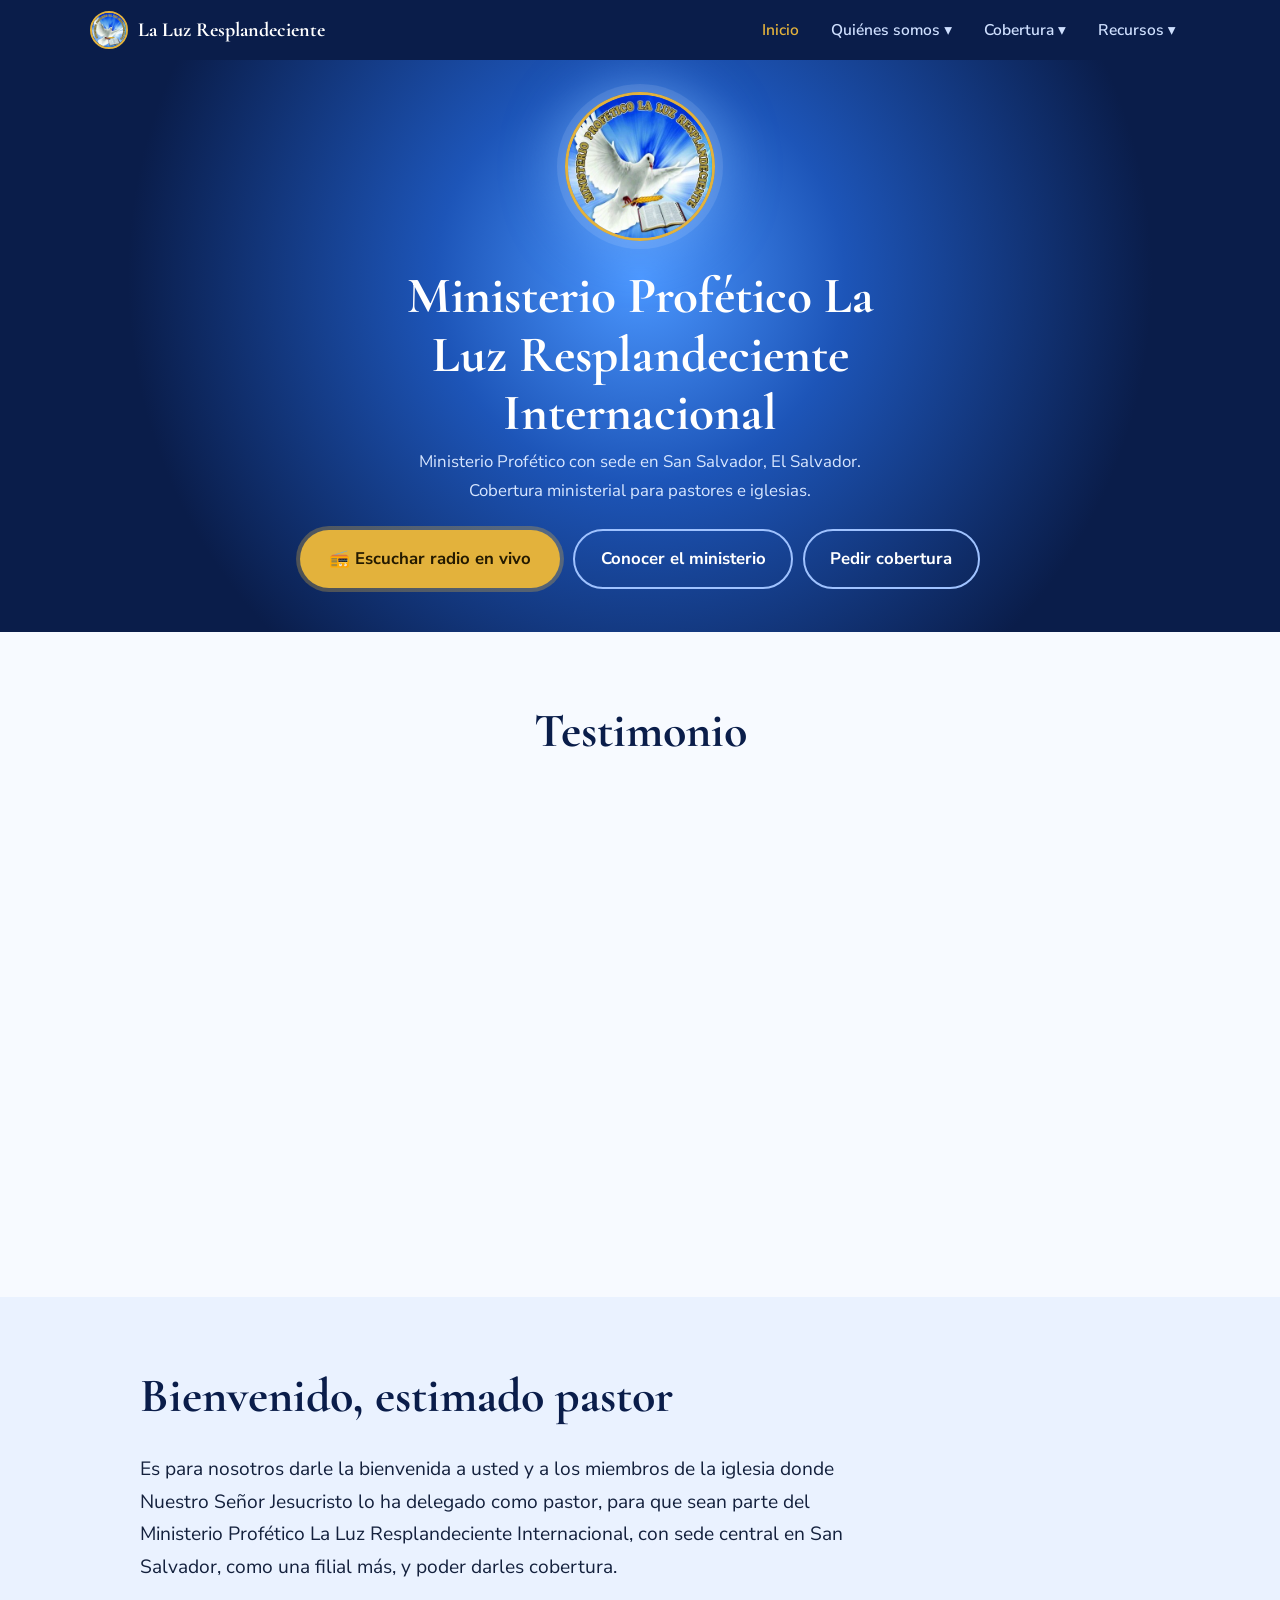
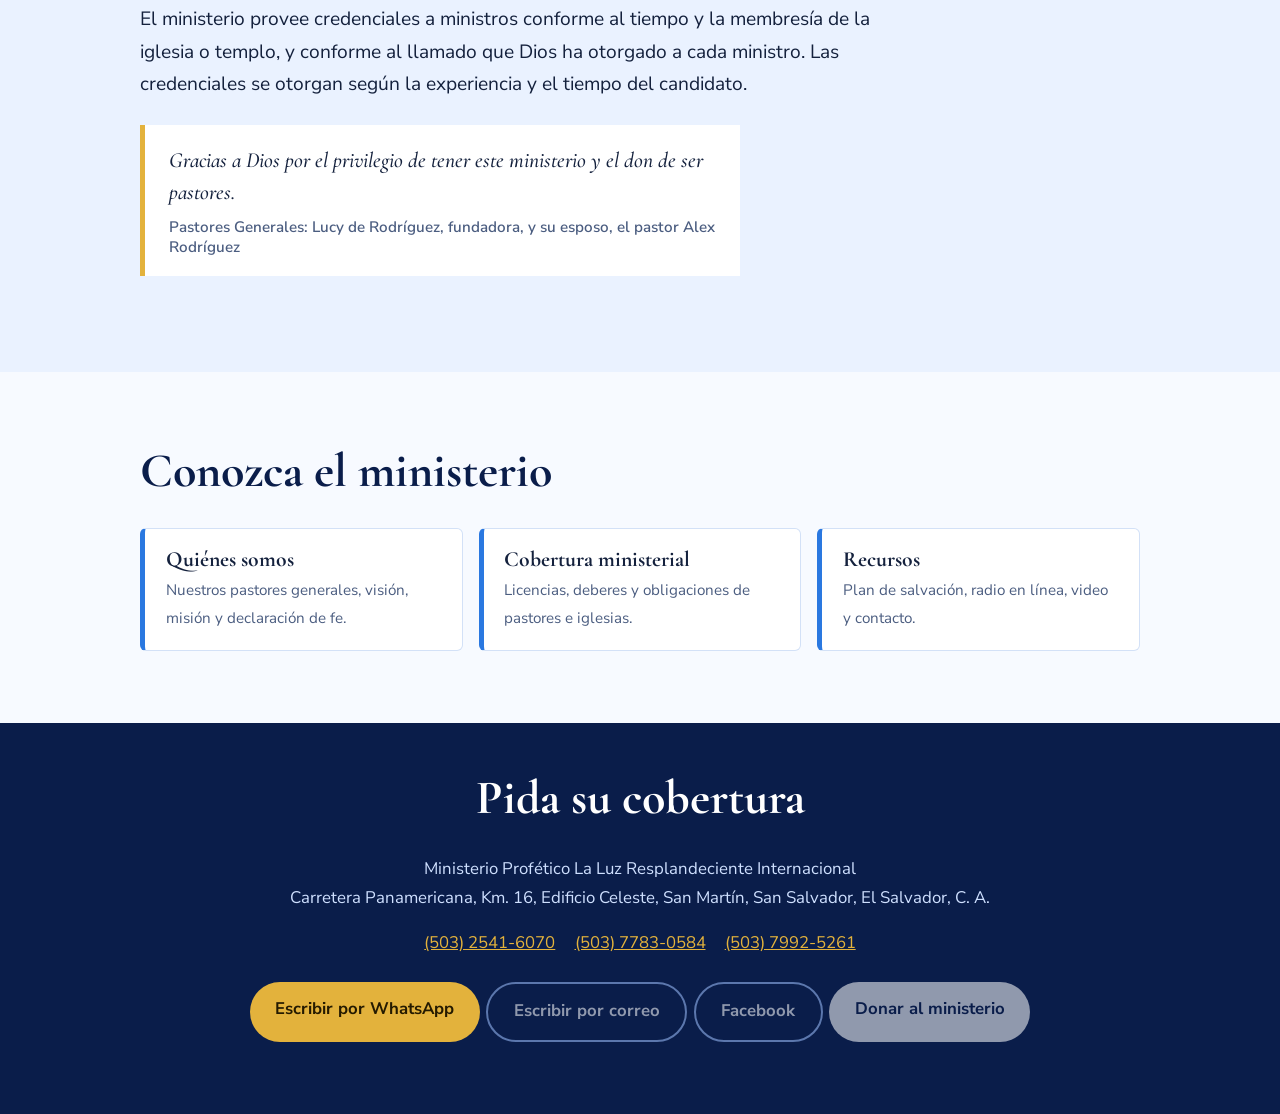
<file: index.html>
<!DOCTYPE html>
<html lang="es">
<head>
<meta charset="utf-8">
<meta name="viewport" content="width=device-width, initial-scale=1, viewport-fit=cover">
<title>Ministerio Profético La Luz Resplandeciente Internacional</title>
<link rel="stylesheet" href="https://fonts.googleapis.com/css2?family=Cormorant+Garamond:ital,wght@0,500;0,700;1,500&family=Nunito+Sans:wght@400;600;700&display=swap">
<link rel="stylesheet" href="estilo.css">
</head>
<body data-page="index">
<nav class="top" id="nav"></nav>
<header class="hero">
<img alt="Logotipo del ministerio" data-img="logo"/>
<h1 data-f="titulo"></h1>
<p data-f="subtitulo"></p>
<a class="btn radio" target="_blank" rel="noopener" data-href="multimedia.radio_url">📻 Escuchar radio en vivo</a>
<a class="btn alt" href="pastores.html">Conocer el ministerio</a><a class="btn alt" href="contacto.html">Pedir cobertura</a>
</header>


<main>
<section id="testimonio"><div class="w"><h2>Testimonio</h2><div class="testi" id="testSlot"></div></div></section>
<section id="bienvenida"><div class="w">
<h2 data-f="bienvenida.titulo"></h2>
<template data-list="bienvenida.parrafos"><p class="lead" data-f="."></p></template>
<blockquote><span data-f="bienvenida.cita"></span><cite data-f="bienvenida.cita_autor"></cite></blockquote>
</div></section><section><div class="w"><h2>Conozca el ministerio</h2><div class="grid">
<a class="box card" href="pastores.html"><b>Quiénes somos</b><span>Nuestros pastores generales, visión, misión y declaración de fe.</span></a>
<a class="box card" href="licencias.html"><b>Cobertura ministerial</b><span>Licencias, deberes y obligaciones de pastores e iglesias.</span></a>
<a class="box card" href="salvacion.html"><b>Recursos</b><span>Plan de salvación, radio en línea, video y contacto.</span></a>
</div></div></section>
</main>
<footer id="contacto"></footer>
<script src="app.js"></script>
</body>
</html>
</file>
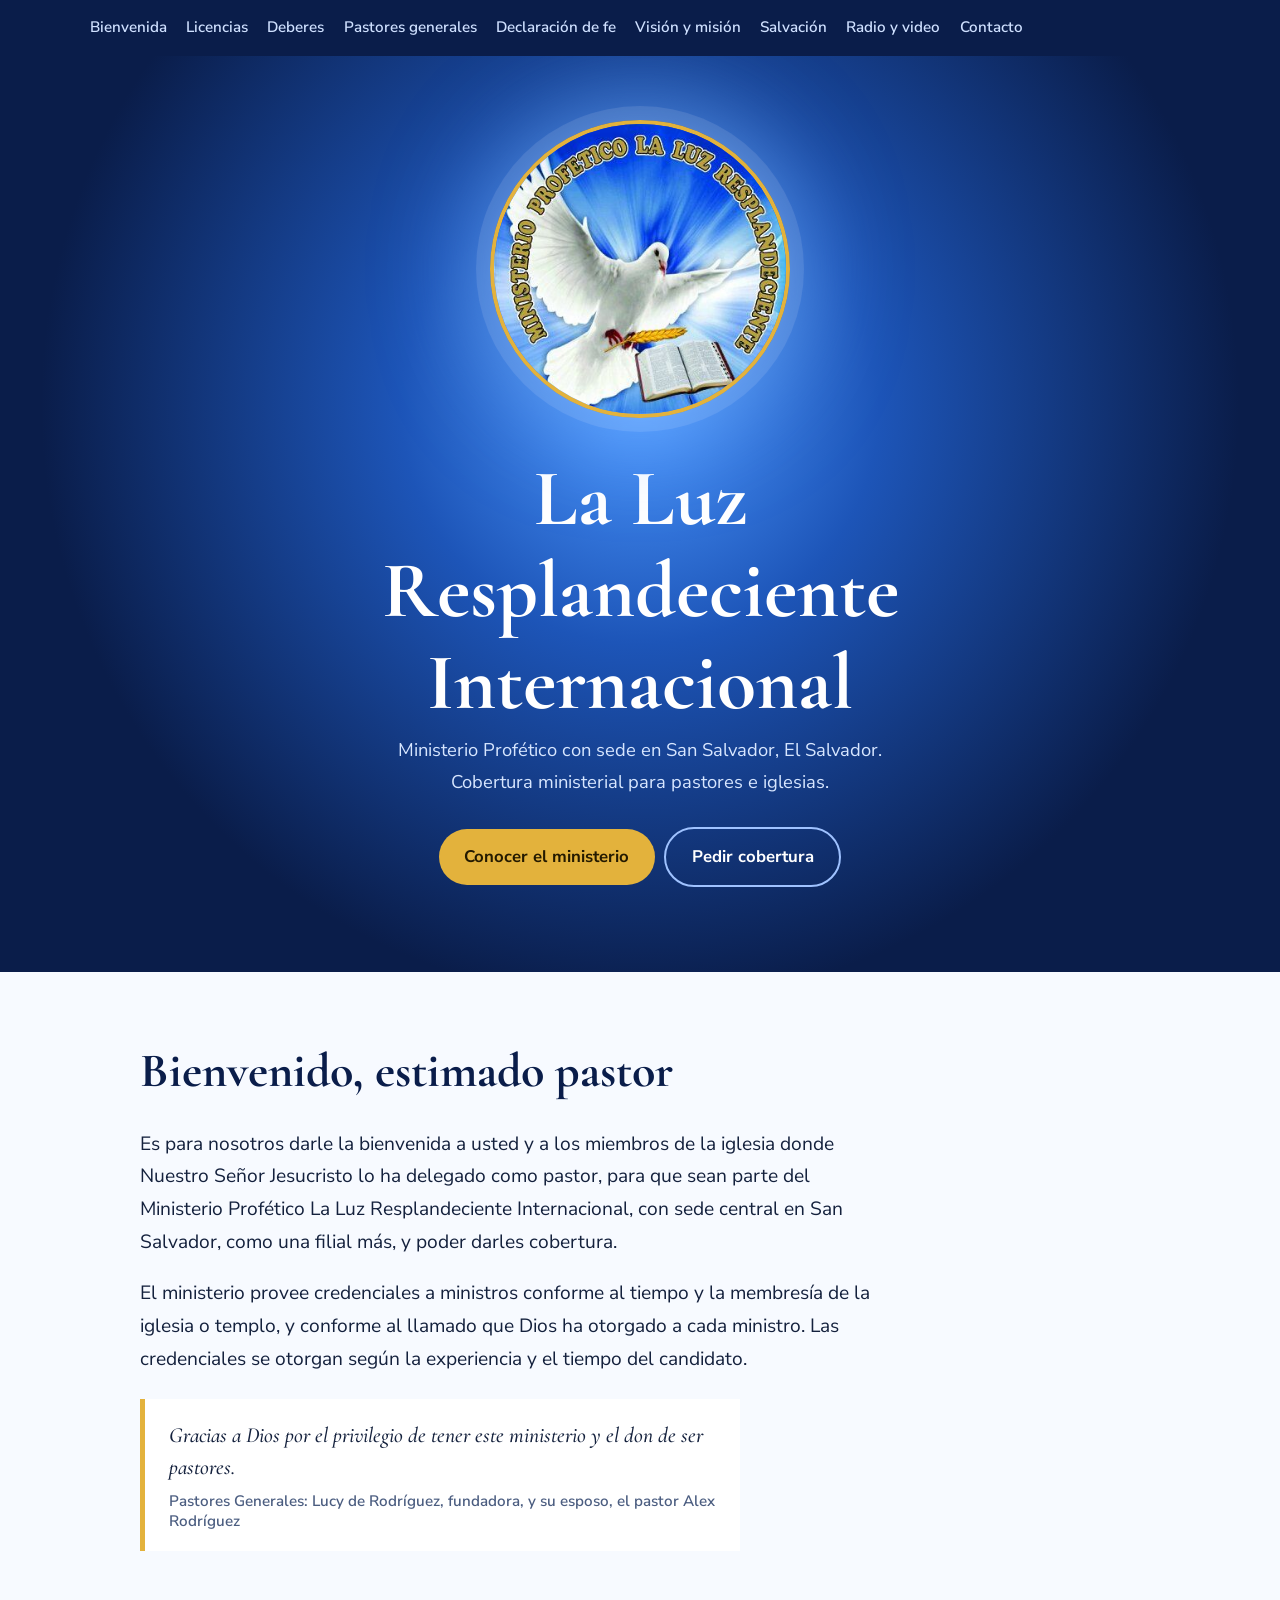
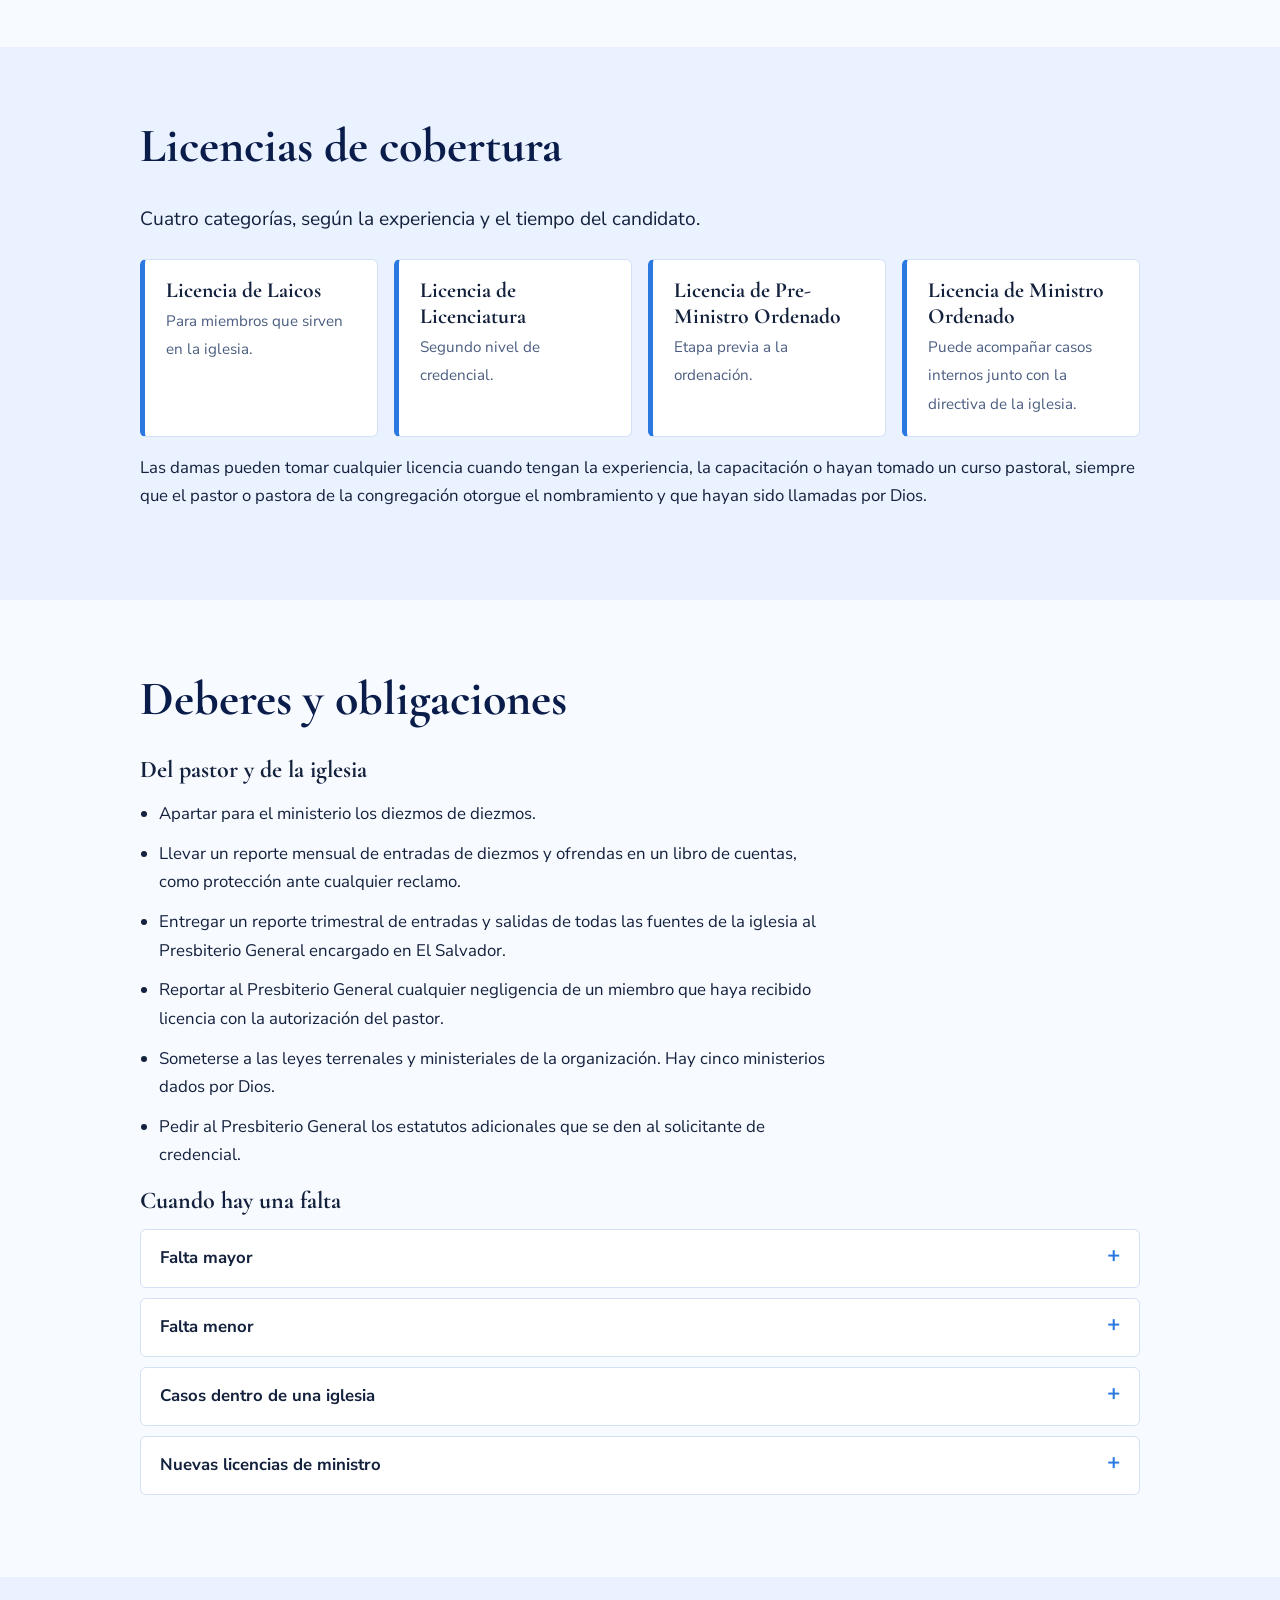
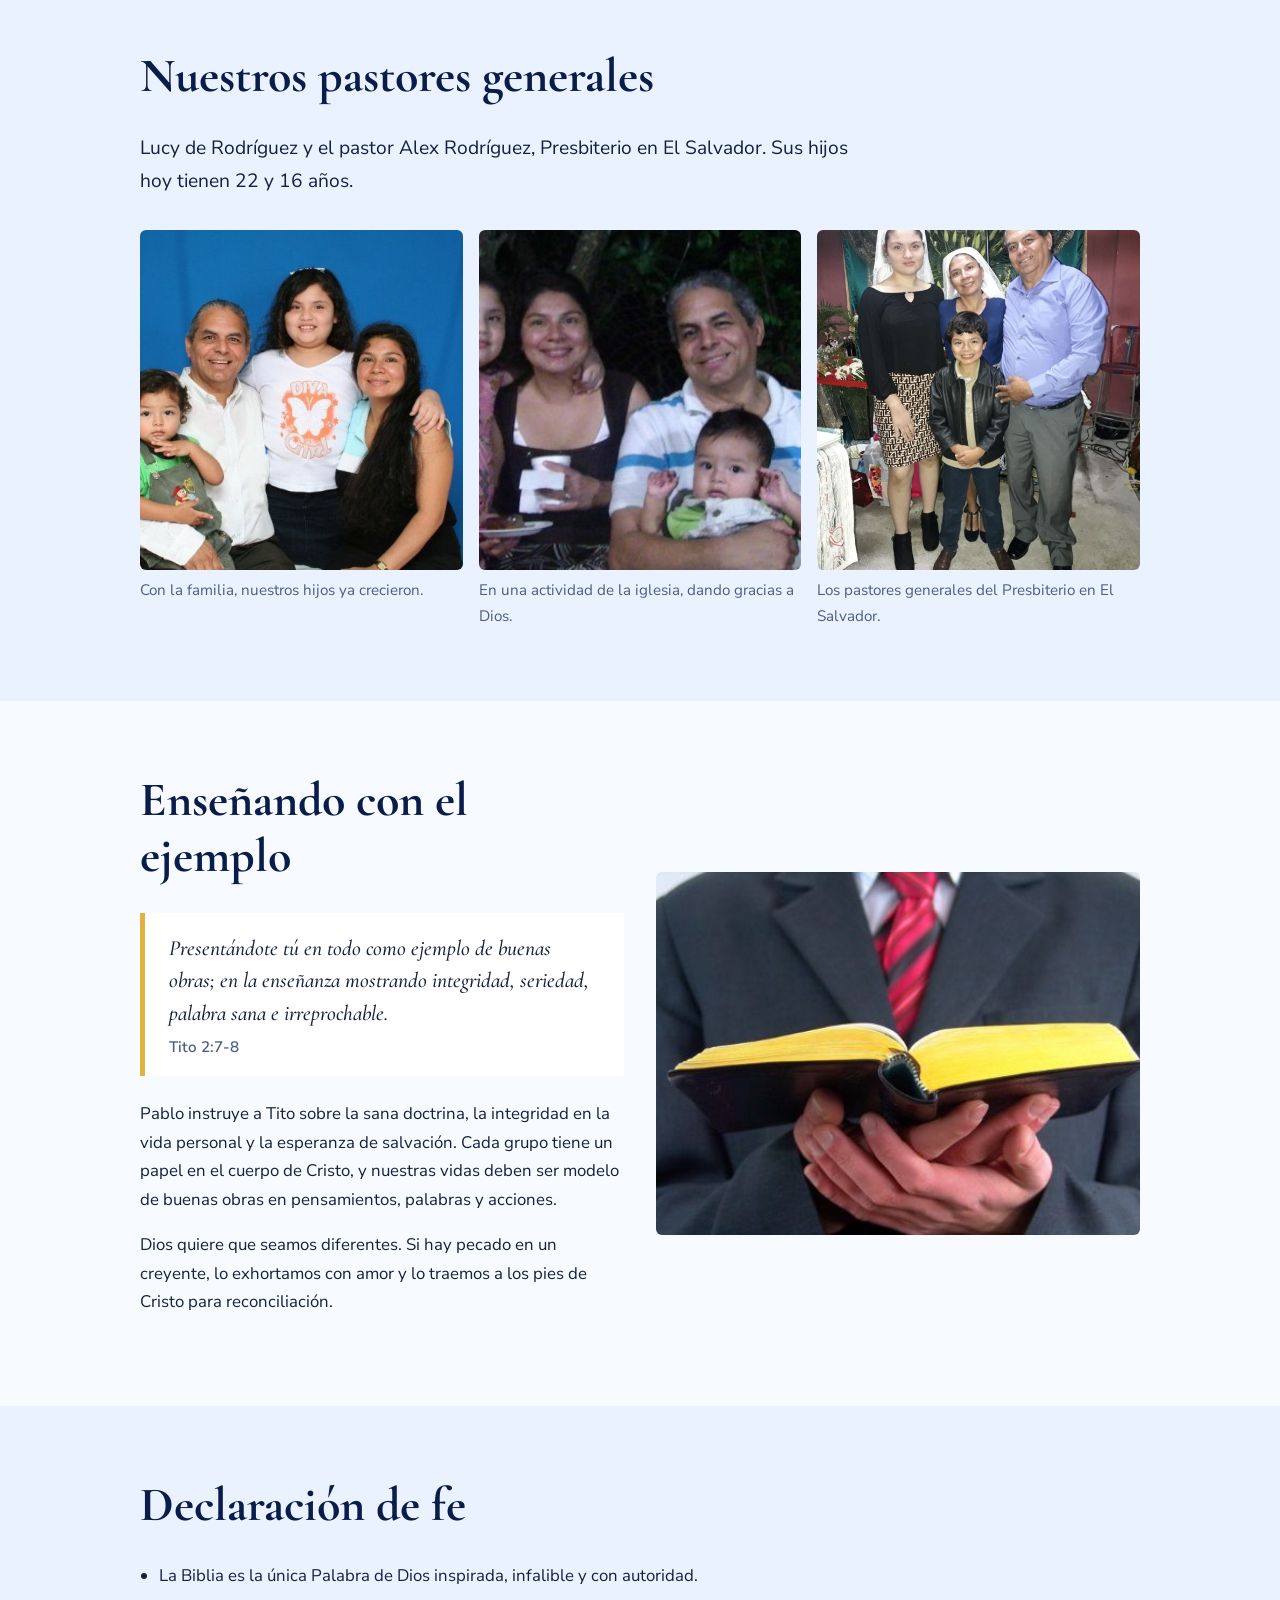
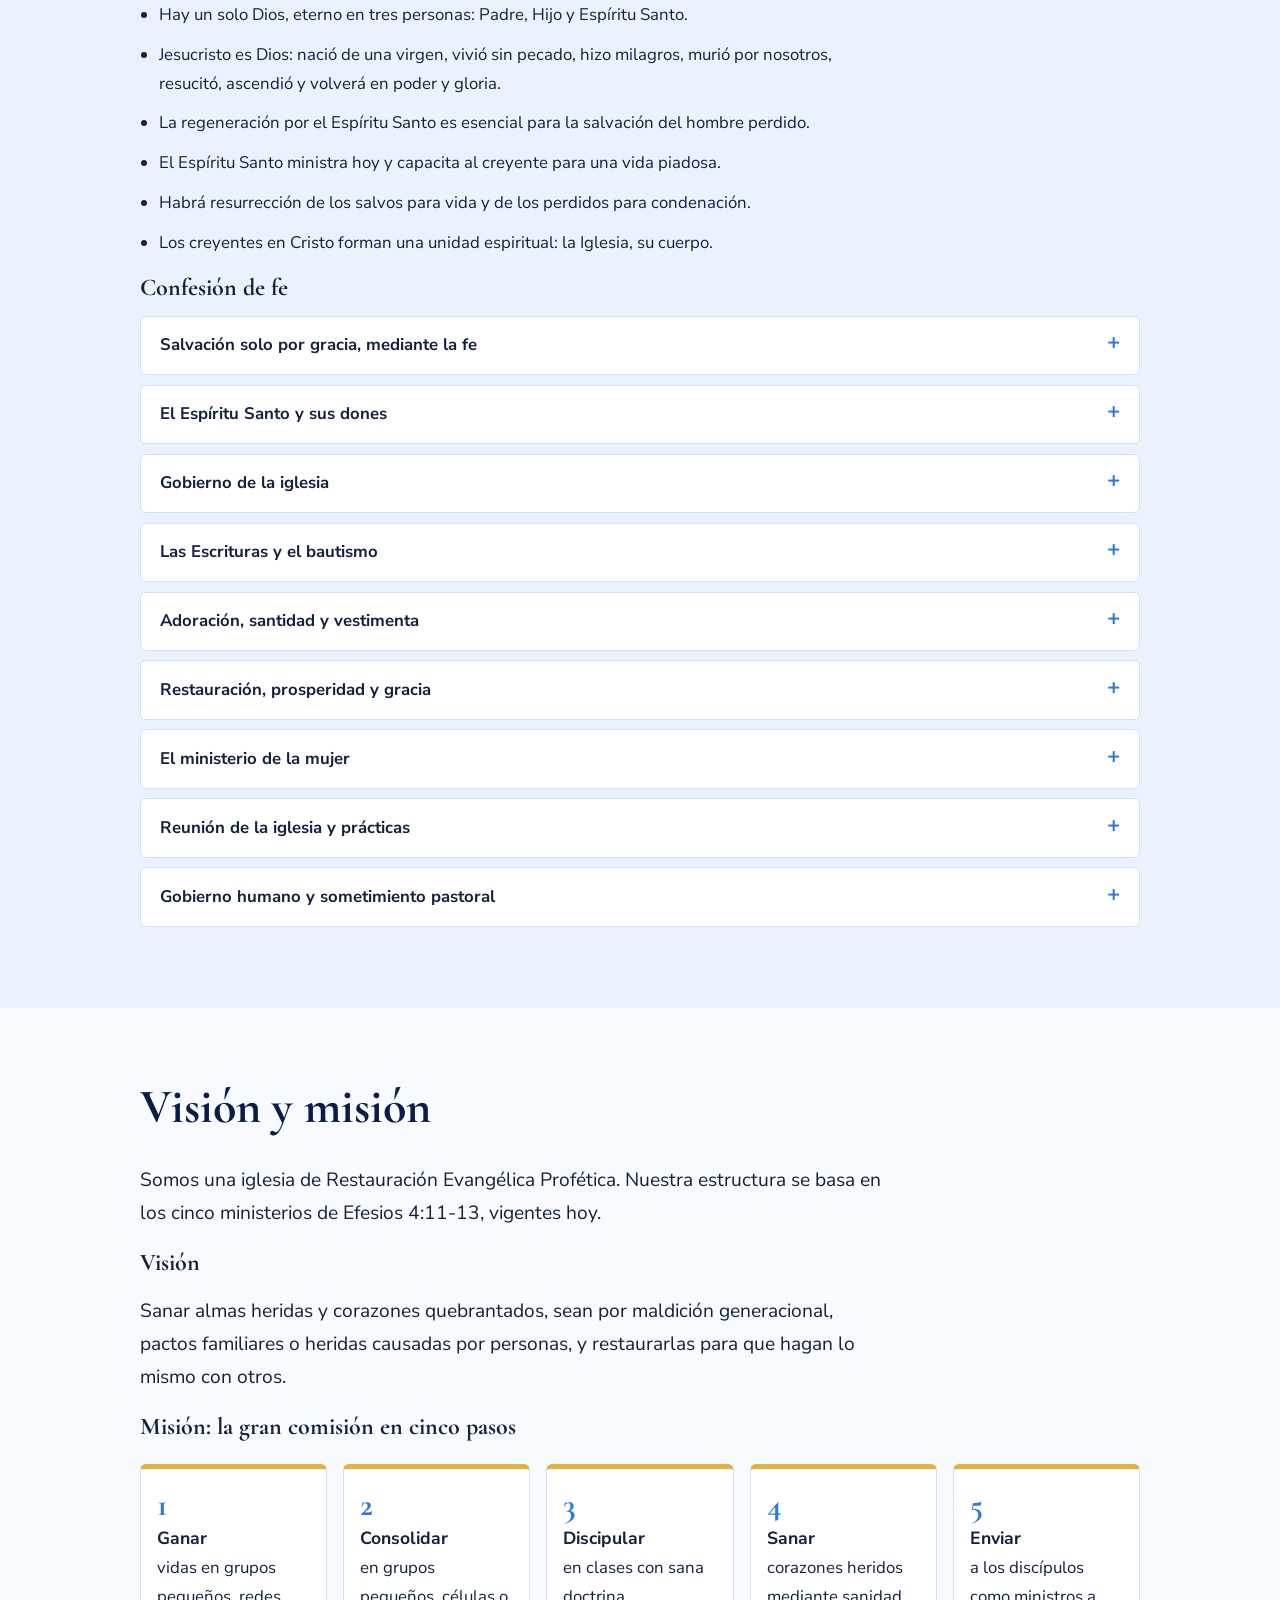
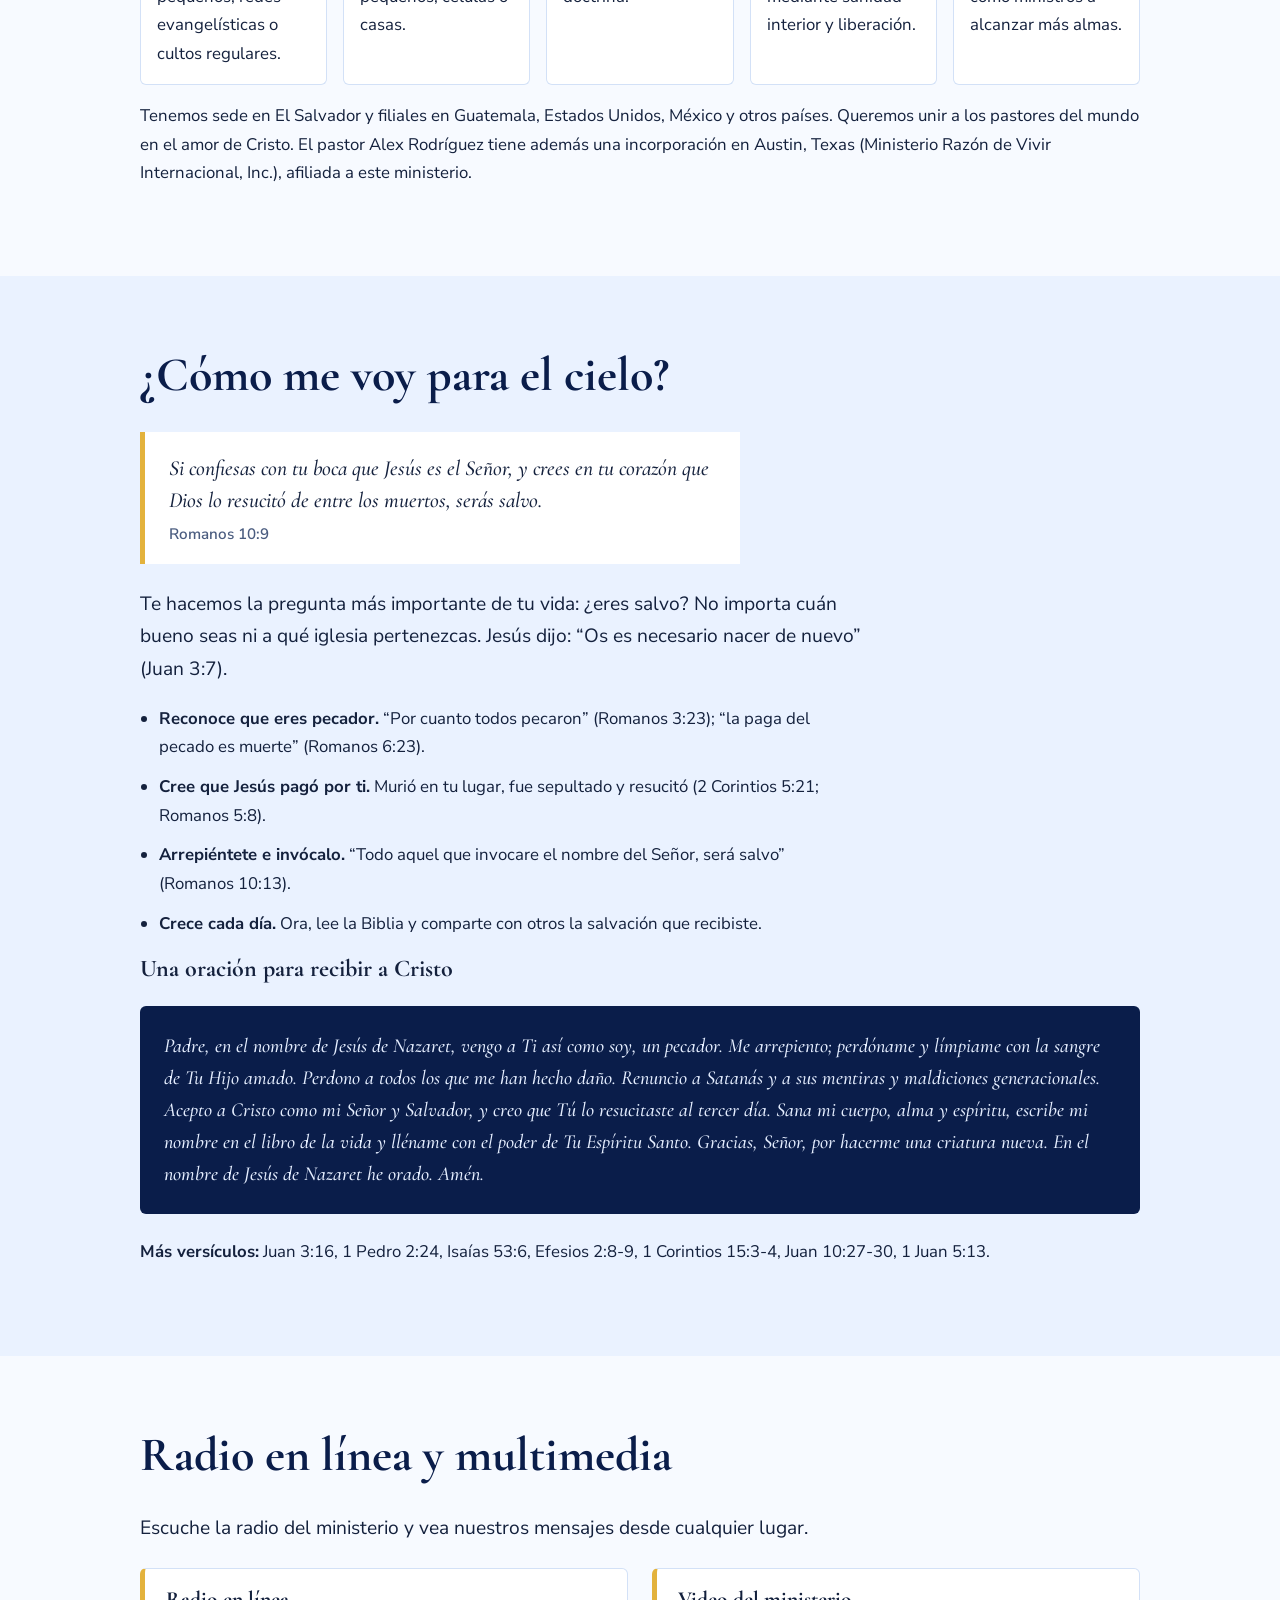
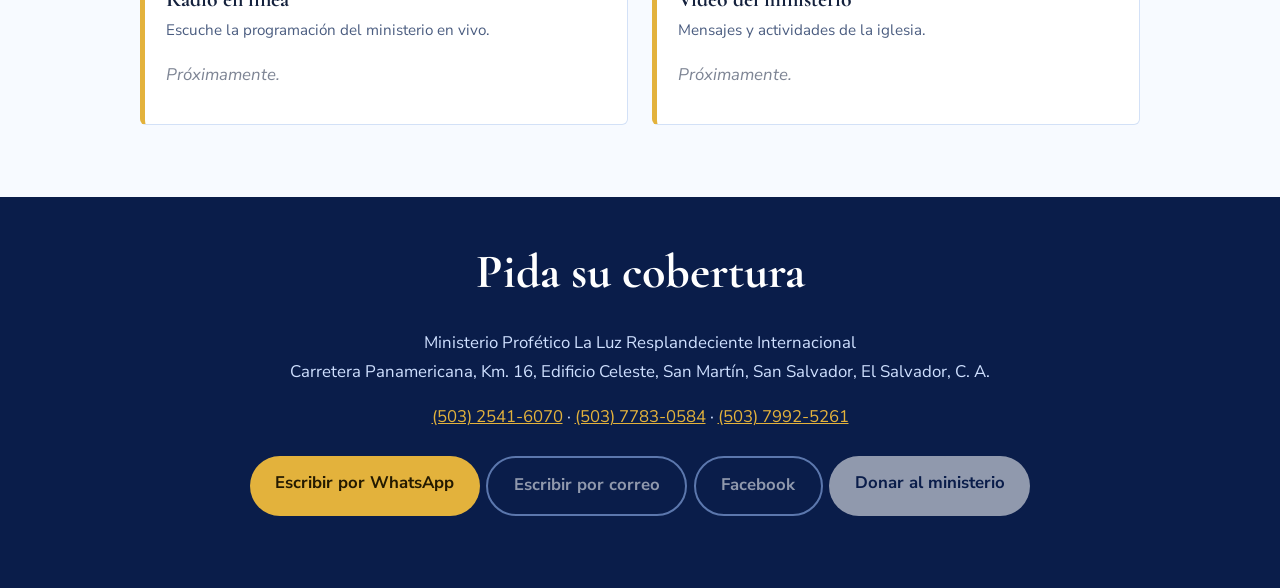
<file: Index.html>
<!DOCTYPE html>
<html lang="es">
<head>
<meta charset="utf-8">
<meta name="viewport" content="width=device-width, initial-scale=1, viewport-fit=cover">
<title>Ministerio Profético La Luz Resplandeciente Internacional</title>
<link rel="stylesheet" href="https://fonts.googleapis.com/css2?family=Cormorant+Garamond:ital,wght@0,500;0,700;1,500&family=Nunito+Sans:wght@400;600;700&display=swap">
<style>
:root{--night:#0a1d4a;--sky:#2a78e0;--mist:#eaf2ff;--gold:#e3b23c;--bg:#f7faff;--ink:#14213d;--card:#fff;--line:#d3e1f7;--mute:#4b5d80;
box-sizing:border-box;padding-top:env(safe-area-inset-top,0px);padding-bottom:env(safe-area-inset-bottom,0px)}
@media (prefers-color-scheme:dark){:root:not([data-theme="light"]){--bg:#0a1430;--ink:#e8efff;--card:#12214a;--line:#25407f;--mute:#a9bbe0;--mist:#10234f}}
:root[data-theme="dark"]{--bg:#0a1430;--ink:#e8efff;--card:#12214a;--line:#25407f;--mute:#a9bbe0;--mist:#10234f}
html{scroll-behavior:smooth;scroll-padding-top:calc(64px + env(safe-area-inset-top,0px))}
*{box-sizing:border-box}
body{margin:0;background:var(--bg);color:var(--ink);font:400 1.05rem/1.7 "Nunito Sans",system-ui,sans-serif}
h1,h2,h3{font-family:"Cormorant Garamond",Georgia,serif;line-height:1.15;margin:0 0 .6em}
h2{font-size:clamp(2rem,5vw,3rem);color:var(--night)}
@media (prefers-color-scheme:dark){:root:not([data-theme="light"]) h2{color:#fff}}
h3{font-size:1.5rem}
a{color:var(--sky)}
:focus-visible{outline:3px solid var(--gold);outline-offset:3px}
nav{position:sticky;top:0;z-index:20;background:var(--night);padding:0 1rem;padding-top:env(safe-area-inset-top,0px)}
nav div{max-width:1100px;margin:auto;display:flex;gap:1.2rem;overflow-x:auto;white-space:nowrap;height:56px;align-items:center}
nav a{color:#cfe0ff;text-decoration:none;font-weight:600;font-size:.95rem}
nav a:hover{color:var(--gold)}
.hero{background:radial-gradient(circle at 50% 38%,#4b97ff 0,#1d55b8 28%,var(--night) 70%);color:#fff;text-align:center;padding:4rem 1.2rem 5rem;overflow:hidden}
.hero img{width:min(300px,68vw);border-radius:50%;border:4px solid var(--gold);box-shadow:0 0 0 14px rgba(255,255,255,.1),0 0 90px 20px rgba(120,180,255,.55);animation:glow 3s ease-out both}
@keyframes glow{from{box-shadow:0 0 0 0 rgba(255,255,255,0),0 0 0 0 rgba(120,180,255,0);opacity:0}to{opacity:1}}
.hero h1{font-size:clamp(2.4rem,8vw,5rem);margin:1.6rem auto .3rem;max-width:15ch}
.hero p{max-width:46ch;margin:0 auto 1.6rem;color:#d7e6ff;font-size:1.15rem}
.btn{display:inline-block;background:var(--gold);color:#241a00;font-weight:700;text-decoration:none;padding:.85rem 1.6rem;border-radius:999px;margin:.3rem}
.btn.alt{background:transparent;color:#fff;border:2px solid #9fc2ff}
section{padding:4.5rem 1.2rem}
section:nth-of-type(even){background:var(--mist)}
.w{max-width:1000px;margin:auto}
.lead{font-size:1.2rem;max-width:62ch}
.grid{display:grid;gap:1rem;grid-template-columns:repeat(auto-fit,minmax(220px,1fr));margin-top:1.5rem}
.box{background:var(--card);border:1px solid var(--line);border-left:5px solid var(--sky);border-radius:6px;padding:1.1rem 1.3rem}
.box b{display:block;font:700 1.35rem/1.2 "Cormorant Garamond",serif;margin-bottom:.2rem}
.box span{color:var(--mute);font-size:.95rem}
ul.t{padding-left:1.2rem}ul.t li{margin:.7rem 0;max-width:68ch}
.fam{display:grid;gap:1rem;grid-template-columns:repeat(auto-fit,minmax(240px,1fr));margin-top:2rem}
.fam figure{margin:0}
.fam img{width:100%;height:340px;object-fit:cover;border-radius:6px;display:block}
.fam figcaption{font-size:.95rem;color:var(--mute);padding-top:.5rem}
blockquote{margin:1.5rem 0;padding:1.2rem 1.5rem;border-left:5px solid var(--gold);background:var(--card);font:italic 500 1.35rem/1.5 "Cormorant Garamond",serif;max-width:60ch}
blockquote cite{display:block;font:600 .95rem "Nunito Sans",sans-serif;color:var(--mute);margin-top:.5rem}
details{background:var(--card);border:1px solid var(--line);border-radius:6px;margin:.6rem 0}
summary{cursor:pointer;padding:.9rem 1.2rem;font-weight:700;list-style:none}
summary::-webkit-details-marker{display:none}
summary::after{content:"+";float:right;color:var(--sky);font-size:1.4rem;line-height:1}
details[open] summary::after{content:"–"}
details p{margin:0;padding:0 1.2rem 1.1rem}
.steps{counter-reset:s;display:grid;gap:1rem;grid-template-columns:repeat(auto-fit,minmax(170px,1fr));padding:0;list-style:none;margin-top:1.5rem}
.steps li{counter-increment:s;background:var(--card);border:1px solid var(--line);border-top:5px solid var(--gold);border-radius:6px;padding:1rem}
.steps li::before{content:counter(s);display:block;font:700 2rem "Cormorant Garamond",serif;color:var(--sky)}
.steps b{display:block;font-size:1.1rem}
.split{display:grid;gap:2rem;grid-template-columns:repeat(auto-fit,minmax(300px,1fr));align-items:center}
.split img{width:100%;border-radius:6px;max-height:420px;object-fit:cover}
.pray{background:var(--night);color:#e5eeff;padding:1.5rem;border-radius:6px;font:italic 500 1.25rem/1.6 "Cormorant Garamond",serif;margin-top:1.5rem}
footer{background:var(--night);color:#cfe0ff;text-align:center;padding:3rem 1.2rem}
footer a{color:var(--gold)}
.media{display:grid;gap:1.5rem;grid-template-columns:repeat(auto-fit,minmax(300px,1fr));margin-top:1.5rem}
.media .box{border-left-color:var(--gold)}
.media audio,.media video{width:100%;margin-top:.8rem;border-radius:6px;background:#000}
.off{opacity:.55;pointer-events:none}
.cta{display:flex;flex-wrap:wrap;justify-content:center;gap:.4rem;margin:1.5rem 0}
.cta .btn{margin:0}
.cta .btn.alt{color:#fff}
.don{background:#fff;color:var(--night)}
@media (prefers-reduced-motion:reduce){*{animation:none!important;scroll-behavior:auto!important}}
</style>
</head>
<body>
<nav><div>
<a href="#bienvenida">Bienvenida</a><a href="#licencias">Licencias</a><a href="#deberes">Deberes</a><a href="#pastores">Pastores generales</a><a href="#fe">Declaración de fe</a><a href="#vision">Visión y misión</a><a href="#salvacion">Salvación</a><a href="#multimedia">Radio y video</a><a href="#contacto">Contacto</a>
</div></nav>

<header class="hero">
<img src="[data-uri]" alt="Logotipo del Ministerio Profético La Luz Resplandeciente: una paloma sobre una Biblia abierta">
<h1>La Luz Resplandeciente Internacional</h1>
<p>Ministerio Profético con sede en San Salvador, El Salvador. Cobertura ministerial para pastores e iglesias.</p>
<a class="btn" href="#bienvenida">Conocer el ministerio</a><a class="btn alt" href="#contacto">Pedir cobertura</a>
</header>

<section id="bienvenida"><div class="w">
<h2>Bienvenido, estimado pastor</h2>
<p class="lead">Es para nosotros darle la bienvenida a usted y a los miembros de la iglesia donde Nuestro Señor Jesucristo lo ha delegado como pastor, para que sean parte del Ministerio Profético La Luz Resplandeciente Internacional, con sede central en San Salvador, como una filial más, y poder darles cobertura.</p>
<p class="lead">El ministerio provee credenciales a ministros conforme al tiempo y la membresía de la iglesia o templo, y conforme al llamado que Dios ha otorgado a cada ministro. Las credenciales se otorgan según la experiencia y el tiempo del candidato.</p>
<blockquote>Gracias a Dios por el privilegio de tener este ministerio y el don de ser pastores.<cite>Pastores Generales: Lucy de Rodríguez, fundadora, y su esposo, el pastor Alex Rodríguez</cite></blockquote>
</div></section>

<section id="licencias"><div class="w">
<h2>Licencias de cobertura</h2>
<p class="lead">Cuatro categorías, según la experiencia y el tiempo del candidato.</p>
<div class="grid">
<div class="box"><b>Licencia de Laicos</b><span>Para miembros que sirven en la iglesia.</span></div>
<div class="box"><b>Licencia de Licenciatura</b><span>Segundo nivel de credencial.</span></div>
<div class="box"><b>Licencia de Pre-Ministro Ordenado</b><span>Etapa previa a la ordenación.</span></div>
<div class="box"><b>Licencia de Ministro Ordenado</b><span>Puede acompañar casos internos junto con la directiva de la iglesia.</span></div>
</div>
<p>Las damas pueden tomar cualquier licencia cuando tengan la experiencia, la capacitación o hayan tomado un curso pastoral, siempre que el pastor o pastora de la congregación otorgue el nombramiento y que hayan sido llamadas por Dios.</p>
</div></section>

<section id="deberes"><div class="w">
<h2>Deberes y obligaciones</h2>
<h3>Del pastor y de la iglesia</h3>
<ul class="t">
<li>Apartar para el ministerio los diezmos de diezmos.</li>
<li>Llevar un reporte mensual de entradas de diezmos y ofrendas en un libro de cuentas, como protección ante cualquier reclamo.</li>
<li>Entregar un reporte trimestral de entradas y salidas de todas las fuentes de la iglesia al Presbiterio General encargado en El Salvador.</li>
<li>Reportar al Presbiterio General cualquier negligencia de un miembro que haya recibido licencia con la autorización del pastor.</li>
<li>Someterse a las leyes terrenales y ministeriales de la organización. Hay cinco ministerios dados por Dios.</li>
<li>Pedir al Presbiterio General los estatutos adicionales que se den al solicitante de credencial.</li>
</ul>
<h3>Cuando hay una falta</h3>
<details><summary>Falta mayor</summary><p>Se estudia el caso y se entrega la investigación por escrito al Presbiterio General. Si es de carácter grave, el ministro es expulsado de inmediato y entrega su credencial. En algunos casos se entrega a la justicia civil.</p></details>
<details><summary>Falta menor</summary><p>Se lleva ante el Presbiterio General, que impone una disciplina. Si el ministro la acepta, se somete a ella ante el Presbiterio y la Mesa Directiva.</p></details>
<details><summary>Casos dentro de una iglesia</summary><p>Un Ministro Ordenado puede resolverlos con la directiva de la iglesia. Si la iglesia no puede sancionar una falta, llama al Presbiterio General.</p></details>
<details><summary>Nuevas licencias de ministro</summary><p>Si un Ministro Ordenado quiere que un miembro oficial reciba licencia, lo presenta por escrito al Presbiterio General, que estudia el caso. También puede otorgarle una Licencia de Oficial de la Iglesia.</p></details>
</div></section>

<section id="pastores"><div class="w">
<h2>Nuestros pastores generales</h2>
<p class="lead">Lucy de Rodríguez y el pastor Alex Rodríguez, Presbiterio en El Salvador. Sus hijos hoy tienen 22 y 16 años.</p>
<div class="fam">
<figure><img src="[data-uri]" alt="Los pastores generales con sus hijos" loading="lazy"><figcaption>Con la familia, nuestros hijos ya crecieron.</figcaption></figure>
<figure><img src="[data-uri]" alt="Los pastores en una actividad de la iglesia" loading="lazy"><figcaption>En una actividad de la iglesia, dando gracias a Dios.</figcaption></figure>
<figure><img src="[data-uri]" alt="Los pastores generales con su hijo y colaboradoras" loading="lazy"><figcaption>Los pastores generales del Presbiterio en El Salvador.</figcaption></figure>
</div>
</div></section>

<section id="tito"><div class="w split">
<div>
<h2>Enseñando con el ejemplo</h2>
<blockquote>Presentándote tú en todo como ejemplo de buenas obras; en la enseñanza mostrando integridad, seriedad, palabra sana e irreprochable.<cite>Tito 2:7-8</cite></blockquote>
<p>Pablo instruye a Tito sobre la sana doctrina, la integridad en la vida personal y la esperanza de salvación. Cada grupo tiene un papel en el cuerpo de Cristo, y nuestras vidas deben ser modelo de buenas obras en pensamientos, palabras y acciones.</p>
<p>Dios quiere que seamos diferentes. Si hay pecado en un creyente, lo exhortamos con amor y lo traemos a los pies de Cristo para reconciliación.</p>
</div>
<img src="[data-uri]" alt="Manos sosteniendo una Biblia abierta" loading="lazy">
</div></section>

<section id="fe"><div class="w">
<h2>Declaración de fe</h2>
<ul class="t">
<li>La Biblia es la única Palabra de Dios inspirada, infalible y con autoridad.</li>
<li>Hay un solo Dios, eterno en tres personas: Padre, Hijo y Espíritu Santo.</li>
<li>Jesucristo es Dios: nació de una virgen, vivió sin pecado, hizo milagros, murió por nosotros, resucitó, ascendió y volverá en poder y gloria.</li>
<li>La regeneración por el Espíritu Santo es esencial para la salvación del hombre perdido.</li>
<li>El Espíritu Santo ministra hoy y capacita al creyente para una vida piadosa.</li>
<li>Habrá resurrección de los salvos para vida y de los perdidos para condenación.</li>
<li>Los creyentes en Cristo forman una unidad espiritual: la Iglesia, su cuerpo.</li>
</ul>
<h3>Confesión de fe</h3>
<details><summary>Salvación solo por gracia, mediante la fe</summary><p>Creemos en Jesucristo, Dios verdadero y hombre verdadero, que murió en la cruz por nuestros pecados y resucitó al tercer día. El hombre alcanza salvación solo por la fe en Él, por su gracia (Efesios 2:8-9).</p></details>
<details><summary>El Espíritu Santo y sus dones</summary><p>Creemos en la deidad y personalidad del Espíritu Santo y en la plena manifestación de sus dones para una vida de poder y para cumplir la gran comisión.</p></details>
<details><summary>Gobierno de la iglesia</summary><p>Se establece en el orden de Efesios 4:11-12: apóstoles, profetas, evangelistas, pastores y maestros, para edificación del cuerpo de Cristo.</p></details>
<details><summary>Las Escrituras y el bautismo</summary><p>Aceptamos el canon de 66 libros (39 del Antiguo y 27 del Nuevo Testamento) como única fuente de doctrina. Creemos en el bautismo en agua por inmersión como obediencia y testimonio de fe; no tiene poder salvador.</p></details>
<details><summary>Adoración, santidad y vestimenta</summary><p>Adoramos en espíritu y en verdad, con libertad, gozo, reverencia y respeto. La santidad es una vida, no un vestir específico; la salvación no depende de la vestimenta.</p></details>
<details><summary>Restauración, prosperidad y gracia</summary><p>La iglesia está llamada a restaurar, ayudar, levantar, consolar, perdonar y exhortar, no a juzgar ni maltratar. Creemos en una vida victoriosa y en que la prosperidad llega como consecuencia de la santidad. Vivimos bajo la gracia, no bajo la ley ceremonial.</p></details>
<details><summary>El ministerio de la mujer</summary><p>Creemos en el ministerio de la mujer, llamada y capacitada por el Espíritu Santo, que no hace acepción de personas (Hechos 2:17-18; Gálatas 3:28).</p></details>
<details><summary>Reunión de la iglesia y prácticas</summary><p>Un día a la semana la iglesia se congrega en el templo para llevar ofrendas y tomar la Cena del Señor; el resto de la semana se reúne en casas. Practicamos el matrimonio entre hombre y mujer, la presentación de niños, la Santa Cena y los diezmos y ofrendas.</p></details>
<details><summary>Gobierno humano y sometimiento pastoral</summary><p>El gobierno humano es institución de Dios; respetamos los símbolos patrios sin venerarlos. Enseñamos al pueblo a sujetarse a sus pastores (Hebreos 13:17), y recordamos a los pastores que no deben maltratar a las ovejas ni aprovecharse de su nobleza.</p></details>
</div></section>

<section id="vision"><div class="w">
<h2>Visión y misión</h2>
<p class="lead">Somos una iglesia de Restauración Evangélica Profética. Nuestra estructura se basa en los cinco ministerios de Efesios 4:11-13, vigentes hoy.</p>
<h3>Visión</h3>
<p class="lead">Sanar almas heridas y corazones quebrantados, sean por maldición generacional, pactos familiares o heridas causadas por personas, y restaurarlas para que hagan lo mismo con otros.</p>
<h3>Misión: la gran comisión en cinco pasos</h3>
<ol class="steps">
<li><b>Ganar</b>vidas en grupos pequeños, redes evangelísticas o cultos regulares.</li>
<li><b>Consolidar</b>en grupos pequeños, células o casas.</li>
<li><b>Discipular</b>en clases con sana doctrina.</li>
<li><b>Sanar</b>corazones heridos mediante sanidad interior y liberación.</li>
<li><b>Enviar</b>a los discípulos como ministros a alcanzar más almas.</li>
</ol>
<p>Tenemos sede en El Salvador y filiales en Guatemala, Estados Unidos, México y otros países. Queremos unir a los pastores del mundo en el amor de Cristo. El pastor Alex Rodríguez tiene además una incorporación en Austin, Texas (Ministerio Razón de Vivir Internacional, Inc.), afiliada a este ministerio.</p>
</div></section>

<section id="salvacion"><div class="w">
<h2>¿Cómo me voy para el cielo?</h2>
<blockquote>Si confiesas con tu boca que Jesús es el Señor, y crees en tu corazón que Dios lo resucitó de entre los muertos, serás salvo.<cite>Romanos 10:9</cite></blockquote>
<p class="lead">Te hacemos la pregunta más importante de tu vida: ¿eres salvo? No importa cuán bueno seas ni a qué iglesia pertenezcas. Jesús dijo: “Os es necesario nacer de nuevo” (Juan 3:7).</p>
<ul class="t">
<li><b>Reconoce que eres pecador.</b> “Por cuanto todos pecaron” (Romanos 3:23); “la paga del pecado es muerte” (Romanos 6:23).</li>
<li><b>Cree que Jesús pagó por ti.</b> Murió en tu lugar, fue sepultado y resucitó (2 Corintios 5:21; Romanos 5:8).</li>
<li><b>Arrepiéntete e invócalo.</b> “Todo aquel que invocare el nombre del Señor, será salvo” (Romanos 10:13).</li>
<li><b>Crece cada día.</b> Ora, lee la Biblia y comparte con otros la salvación que recibiste.</li>
</ul>
<h3>Una oración para recibir a Cristo</h3>
<div class="pray">Padre, en el nombre de Jesús de Nazaret, vengo a Ti así como soy, un pecador. Me arrepiento; perdóname y límpiame con la sangre de Tu Hijo amado. Perdono a todos los que me han hecho daño. Renuncio a Satanás y a sus mentiras y maldiciones generacionales. Acepto a Cristo como mi Señor y Salvador, y creo que Tú lo resucitaste al tercer día. Sana mi cuerpo, alma y espíritu, escribe mi nombre en el libro de la vida y lléname con el poder de Tu Espíritu Santo. Gracias, Señor, por hacerme una criatura nueva. En el nombre de Jesús de Nazaret he orado. Amén.</div>
<p style="margin-top:1.5rem"><b>Más versículos:</b> Juan 3:16, 1 Pedro 2:24, Isaías 53:6, Efesios 2:8-9, 1 Corintios 15:3-4, Juan 10:27-30, 1 Juan 5:13.</p>
</div></section>

<section id="multimedia"><div class="w">
<h2>Radio en línea y multimedia</h2>
<p class="lead">Escuche la radio del ministerio y vea nuestros mensajes desde cualquier lugar.</p>
<div class="media">
<div class="box" id="radioBox"><b>Radio en línea</b><span>Escuche la programación del ministerio en vivo.</span><div id="radioSlot"></div></div>
<div class="box" id="videoBox"><b>Video del ministerio</b><span>Mensajes y actividades de la iglesia.</span><div id="videoSlot"></div></div>
</div>
</div></section>

<footer id="contacto">
<h2 style="color:#fff">Pida su cobertura</h2>
<p>Ministerio Profético La Luz Resplandeciente Internacional<br>Carretera Panamericana, Km. 16, Edificio Celeste, San Martín, San Salvador, El Salvador, C. A.</p>
<p><a href="tel:+50325416070">(503) 2541-6070</a> · <a href="tel:+50377830584">(503) 7783-0584</a> · <a href="tel:+50379925261">(503) 7992-5261</a></p>
<div class="cta">
<a class="btn" data-k="whatsapp" target="_blank" rel="noopener">Escribir por WhatsApp</a>
<a class="btn alt" data-k="email">Escribir por correo</a>
<a class="btn alt" data-k="facebook" target="_blank" rel="noopener">Facebook</a>
<a class="btn don" data-k="donate" target="_blank" rel="noopener">Donar al ministerio</a>
</div>
</footer>
<script>
var C={
 whatsapp:"https://wa.me/50377830584?text=Hola%2C%20quisiera%20informaci%C3%B3n%20sobre%20la%20cobertura%20ministerial",
 email:"",
 facebook:"",
 donate:"",
 radio:"",
 video:""
};
document.querySelectorAll("[data-k]").forEach(function(a){
 var k=a.dataset.k,v=C[k];
 if(!v){a.classList.add("off");a.removeAttribute("href");a.title="Próximamente";return}
 a.href=k==="email"?"mailto:"+v:v;
});
function slot(id,url,kind){
 var s=document.getElementById(id);
 if(!url){s.innerHTML='<p class="off"><i>Próximamente.</i></p>';return}
 var e;
 if(kind==="audio"&&/\.(mp3|aac|ogg)(\?|$)|stream|;$/i.test(url)){e=document.createElement("audio");e.controls=true;e.preload="none";e.src=url}
 else if(kind==="video"&&/\.(mp4|webm|mov)(\?|$)|^data:video|\/_blob\//i.test(url)){e=document.createElement("video");e.controls=true;e.preload="metadata";e.src=url}
 else{e=document.createElement("a");e.className="btn";e.href=url;e.target="_blank";e.rel="noopener";e.textContent=kind==="audio"?"Escuchar la radio":"Ver el video"}
 s.appendChild(e);
}
slot("radioSlot",C.radio,"audio");slot("videoSlot",C.video,"video");
</script>
</body>
</html>
</file>
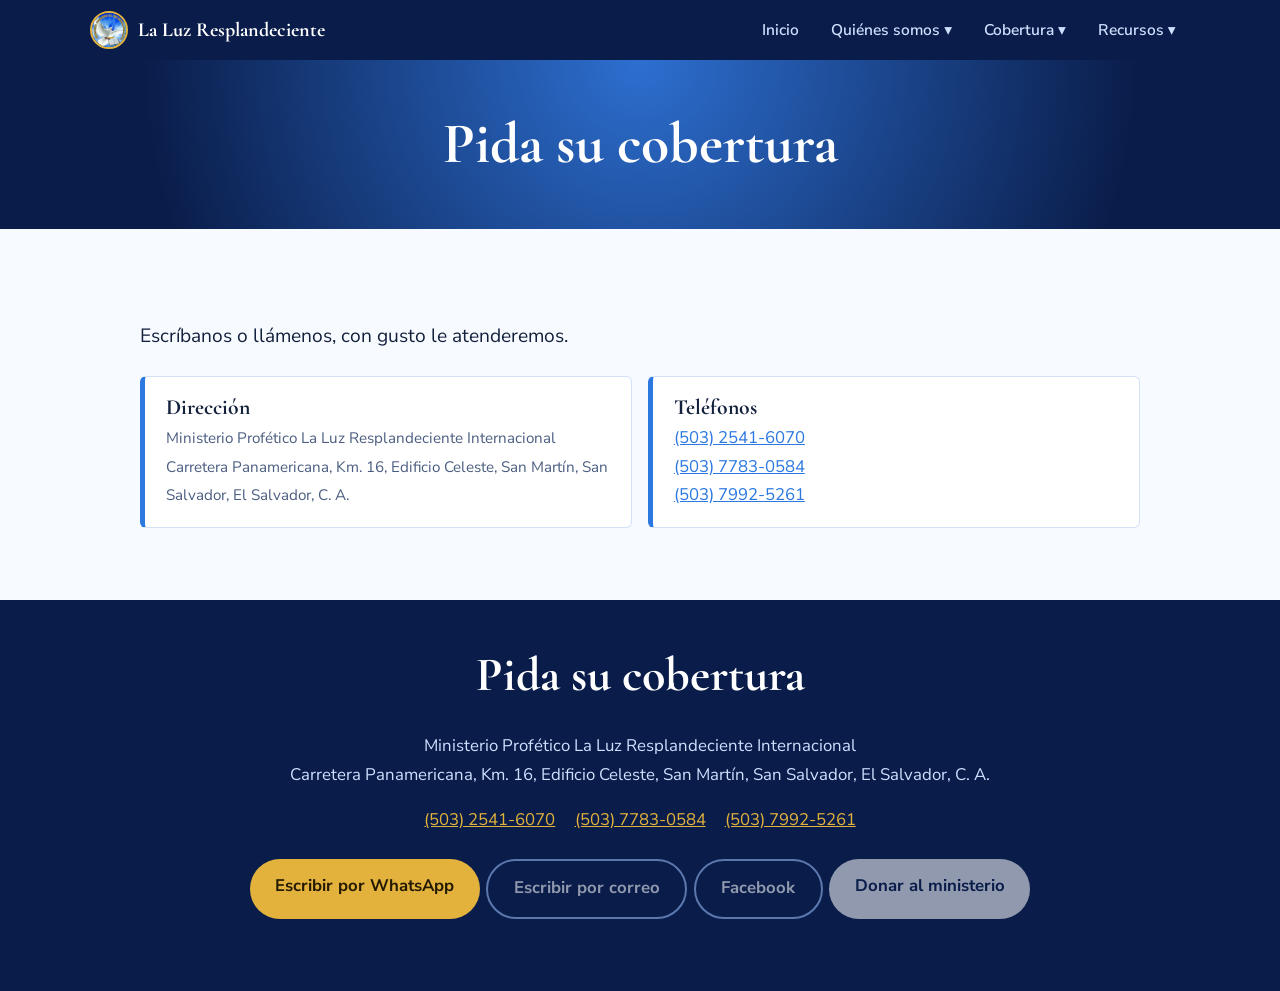
<file: contacto.html>
<!DOCTYPE html>
<html lang="es">
<head>
<meta charset="utf-8">
<meta name="viewport" content="width=device-width, initial-scale=1, viewport-fit=cover">
<title>Ministerio Profético La Luz Resplandeciente Internacional</title>
<link rel="stylesheet" href="https://fonts.googleapis.com/css2?family=Cormorant+Garamond:ital,wght@0,500;0,700;1,500&family=Nunito+Sans:wght@400;600;700&display=swap">
<link rel="stylesheet" href="estilo.css">
</head>
<body data-page="contacto">
<nav class="top" id="nav"></nav>
<header class="banner"><h1 data-f="contacto.titulo"></h1></header>
<main>
<section><div class="w"><p class="lead">Escríbanos o llámenos, con gusto le atenderemos.</p>
<div class="grid"><div class="box"><b>Dirección</b><span data-f="contacto.nombre"></span><br><span data-f="contacto.direccion"></span></div>
<div class="box"><b>Teléfonos</b><template data-list="contacto.telefonos"><div><a data-f="texto" data-tel="texto"></a></div></template></div></div></div></section>
</main>
<footer id="contacto"></footer>
<script src="app.js"></script>
</body>
</html>
</file>
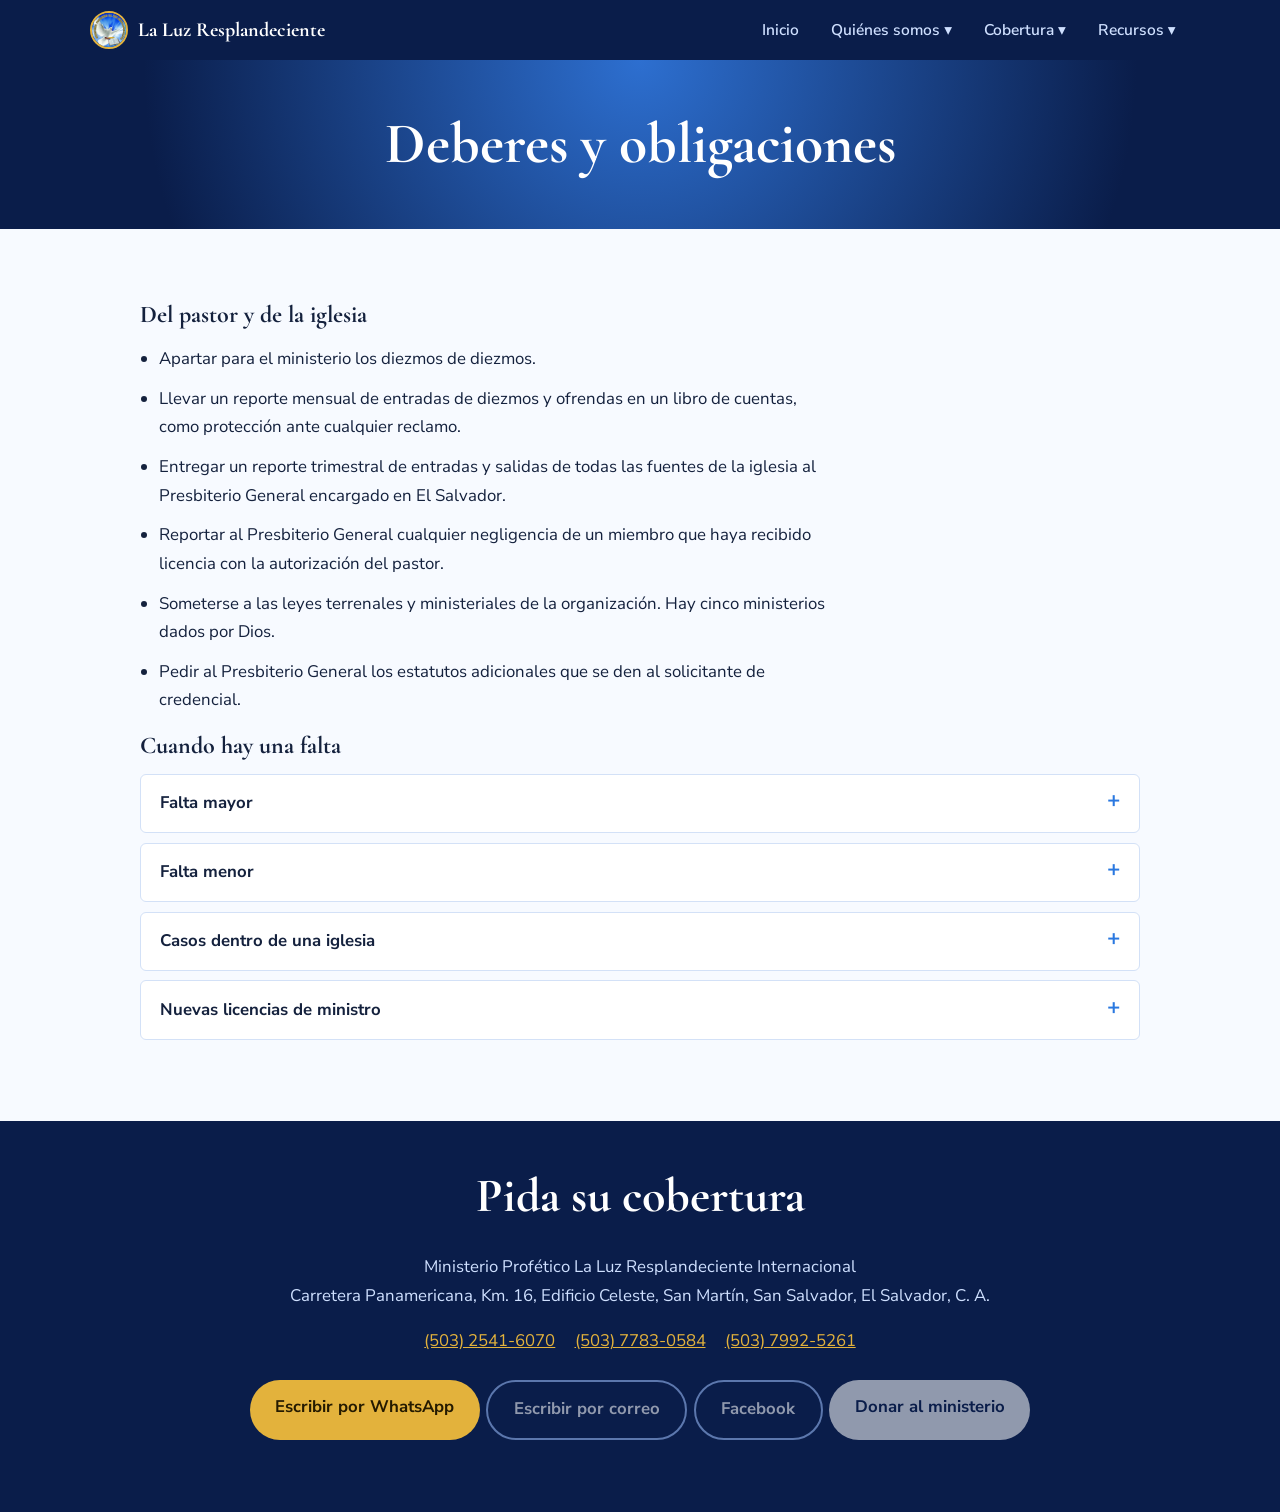
<file: deberes.html>
<!DOCTYPE html>
<html lang="es">
<head>
<meta charset="utf-8">
<meta name="viewport" content="width=device-width, initial-scale=1, viewport-fit=cover">
<title>Ministerio Profético La Luz Resplandeciente Internacional</title>
<link rel="stylesheet" href="https://fonts.googleapis.com/css2?family=Cormorant+Garamond:ital,wght@0,500;0,700;1,500&family=Nunito+Sans:wght@400;600;700&display=swap">
<link rel="stylesheet" href="estilo.css">
</head>
<body data-page="deberes">
<nav class="top" id="nav"></nav>
<header class="banner"><h1 data-f="deberes.titulo"></h1></header>
<main>
<section id="deberes"><div class="w">

<h3 data-f="deberes.lista_titulo"></h3>
<ul class="t"><template data-list="deberes.lista"><li data-f="."></li></template></ul>
<h3 data-f="deberes.faltas_titulo"></h3>
<template data-list="deberes.faltas"><details><summary data-f="titulo"></summary><p data-f="texto"></p></details></template>
</div></section>
</main>
<footer id="contacto"></footer>
<script src="app.js"></script>
</body>
</html>
</file>
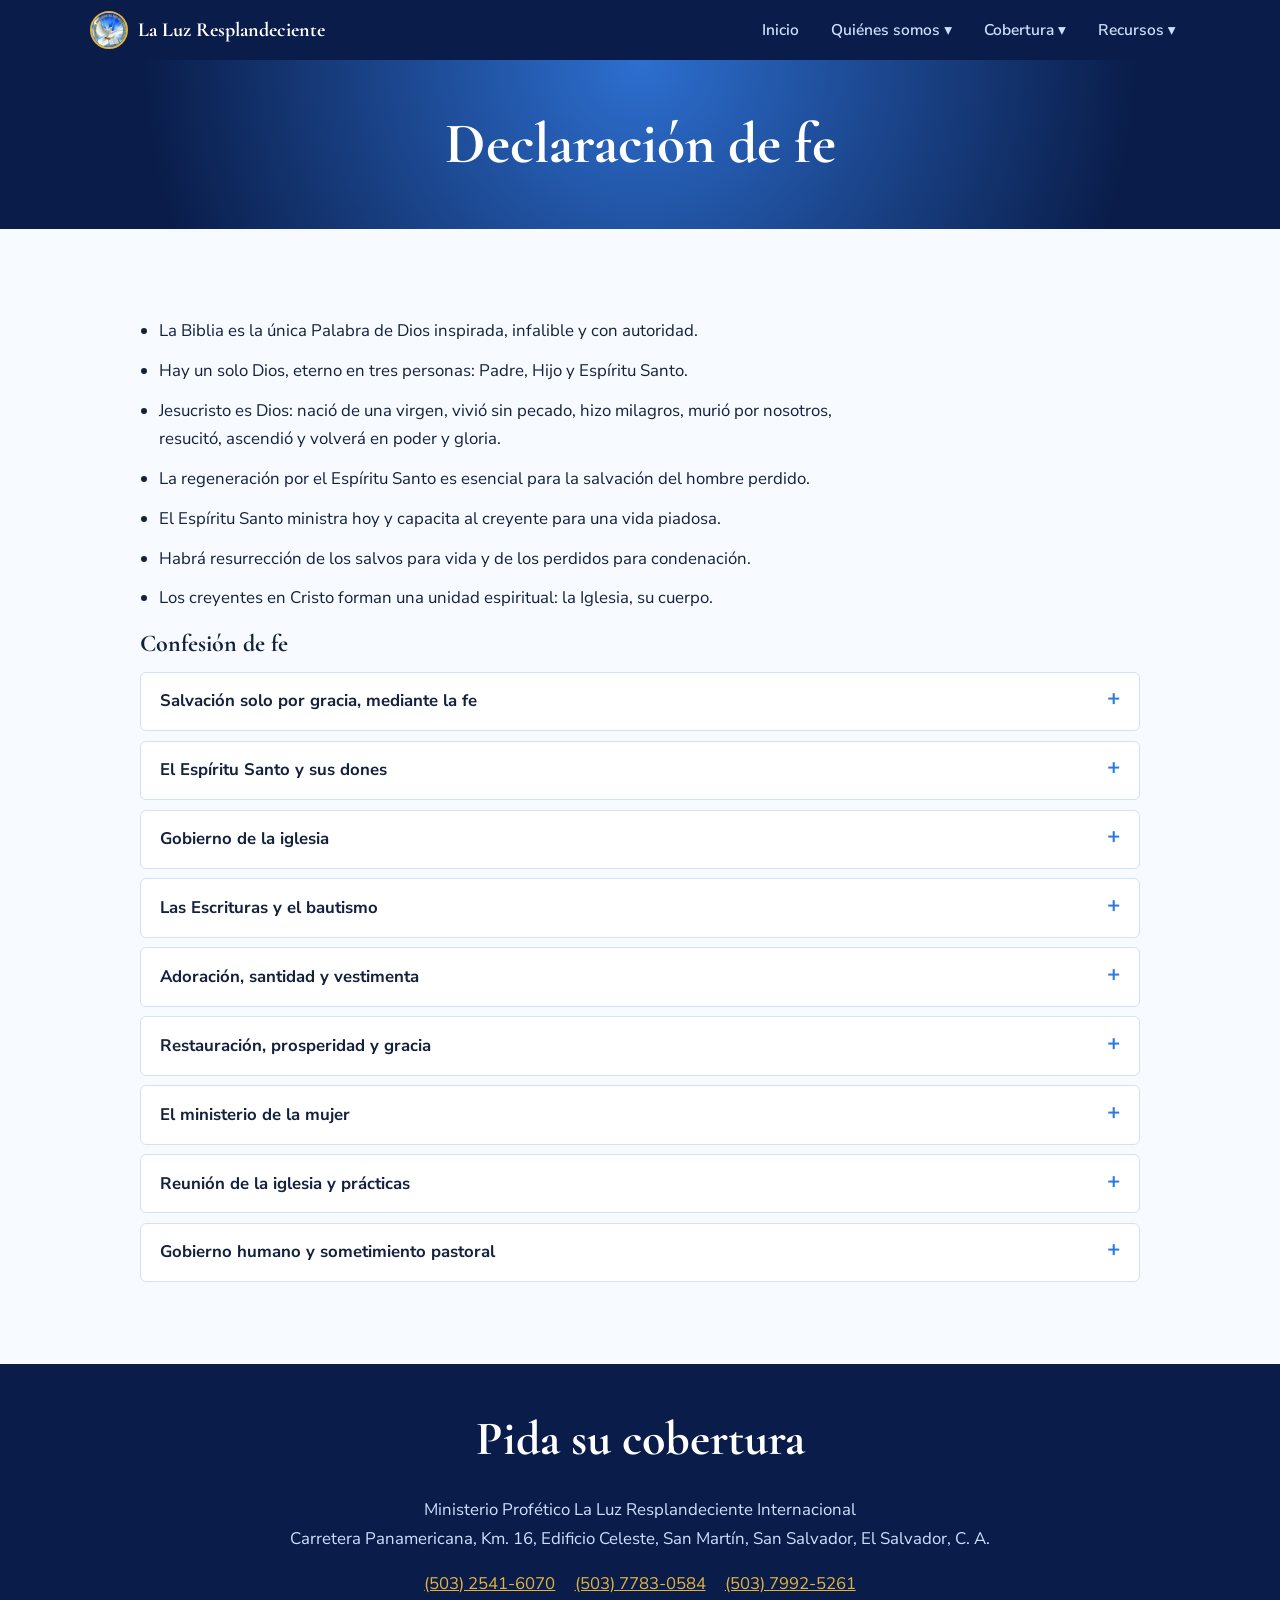
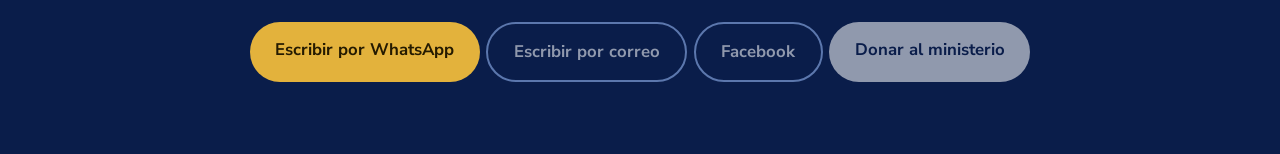
<file: fe.html>
<!DOCTYPE html>
<html lang="es">
<head>
<meta charset="utf-8">
<meta name="viewport" content="width=device-width, initial-scale=1, viewport-fit=cover">
<title>Ministerio Profético La Luz Resplandeciente Internacional</title>
<link rel="stylesheet" href="https://fonts.googleapis.com/css2?family=Cormorant+Garamond:ital,wght@0,500;0,700;1,500&family=Nunito+Sans:wght@400;600;700&display=swap">
<link rel="stylesheet" href="estilo.css">
</head>
<body data-page="fe">
<nav class="top" id="nav"></nav>
<header class="banner"><h1 data-f="fe.titulo"></h1></header>
<main>
<section id="fe"><div class="w">

<ul class="t"><template data-list="fe.declaraciones"><li data-f="."></li></template></ul>
<h3 data-f="fe.confesion_titulo"></h3>
<template data-list="fe.confesion"><details><summary data-f="titulo"></summary><p data-f="texto"></p></details></template>
</div></section>
</main>
<footer id="contacto"></footer>
<script src="app.js"></script>
</body>
</html>
</file>
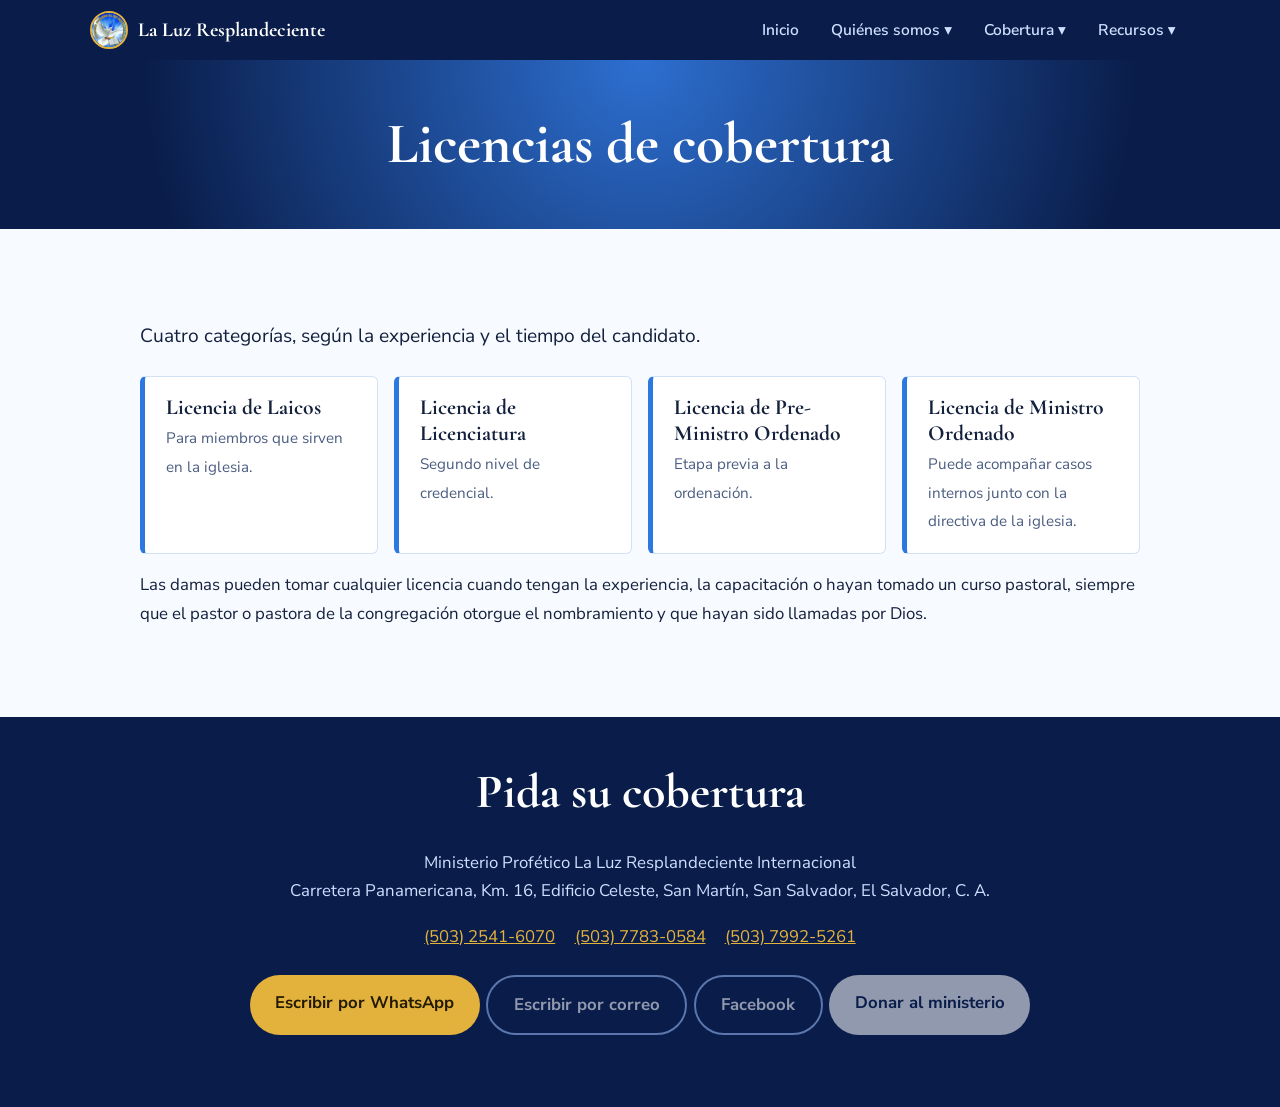
<file: licencias.html>
<!DOCTYPE html>
<html lang="es">
<head>
<meta charset="utf-8">
<meta name="viewport" content="width=device-width, initial-scale=1, viewport-fit=cover">
<title>Ministerio Profético La Luz Resplandeciente Internacional</title>
<link rel="stylesheet" href="https://fonts.googleapis.com/css2?family=Cormorant+Garamond:ital,wght@0,500;0,700;1,500&family=Nunito+Sans:wght@400;600;700&display=swap">
<link rel="stylesheet" href="estilo.css">
</head>
<body data-page="licencias">
<nav class="top" id="nav"></nav>
<header class="banner"><h1 data-f="licencias.titulo"></h1></header>
<main>
<section id="licencias"><div class="w">

<p class="lead" data-f="licencias.intro"></p>
<div class="grid"><template data-list="licencias.items"><div class="box"><b data-f="nombre"></b><span data-f="detalle"></span></div></template></div>
<p data-f="licencias.nota"></p>
</div></section>
</main>
<footer id="contacto"></footer>
<script src="app.js"></script>
</body>
</html>
</file>
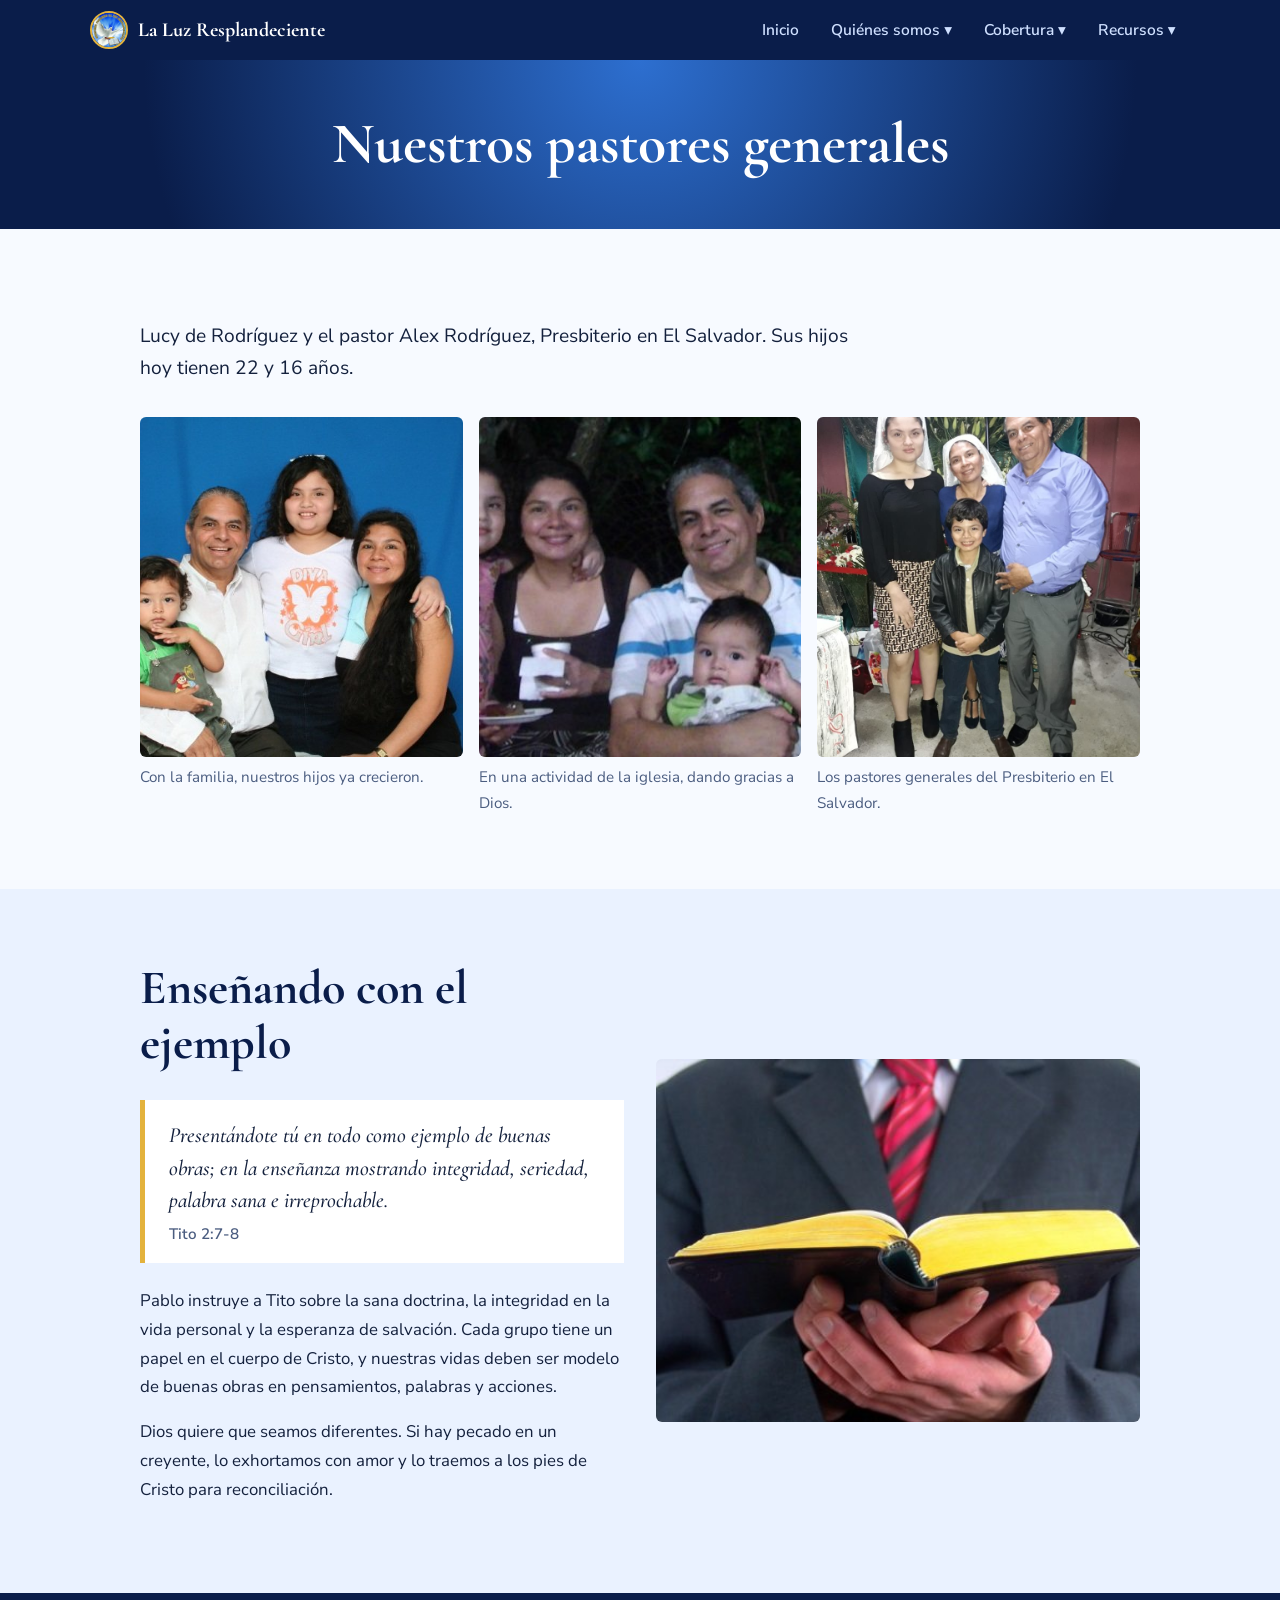
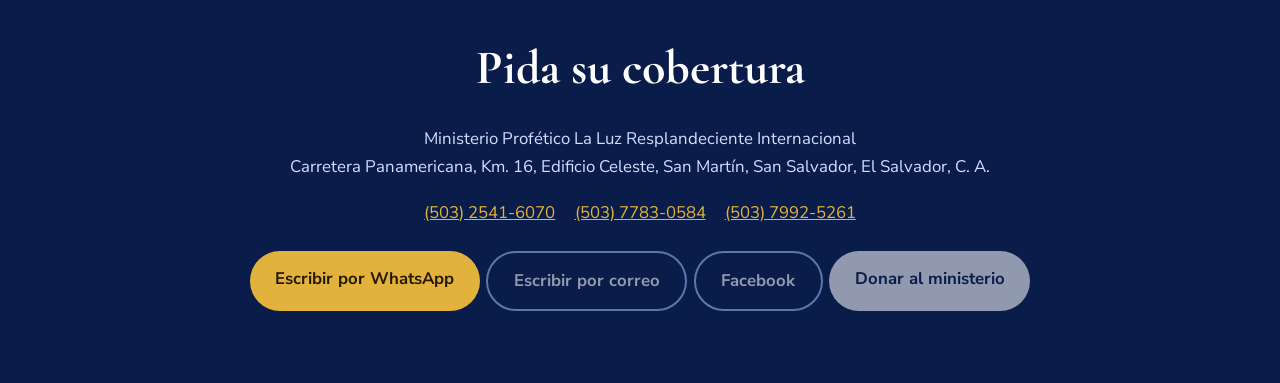
<file: pastores.html>
<!DOCTYPE html>
<html lang="es">
<head>
<meta charset="utf-8">
<meta name="viewport" content="width=device-width, initial-scale=1, viewport-fit=cover">
<title>Ministerio Profético La Luz Resplandeciente Internacional</title>
<link rel="stylesheet" href="https://fonts.googleapis.com/css2?family=Cormorant+Garamond:ital,wght@0,500;0,700;1,500&family=Nunito+Sans:wght@400;600;700&display=swap">
<link rel="stylesheet" href="estilo.css">
</head>
<body data-page="pastores">
<nav class="top" id="nav"></nav>
<header class="banner"><h1 data-f="pastores.titulo"></h1></header>
<main>
<section id="pastores"><div class="w">

<p class="lead" data-f="pastores.intro"></p>
<div class="fam"><template data-list="pastores.fotos"><figure><img alt="" data-alt="pie" data-img="imagen" loading="lazy"/><figcaption data-f="pie"></figcaption></figure></template></div>
</div></section><section id="tito"><div class="w split">
<div>
<h2 data-f="ensenanza.titulo"></h2>
<blockquote><span data-f="ensenanza.cita"></span><cite data-f="ensenanza.cita_ref"></cite></blockquote>
<template data-list="ensenanza.parrafos"><p data-f="."></p></template>
</div>
<img alt="Biblia abierta" data-img="ensenanza.imagen" loading="lazy"/>
</div></section>
</main>
<footer id="contacto"></footer>
<script src="app.js"></script>
</body>
</html>
</file>
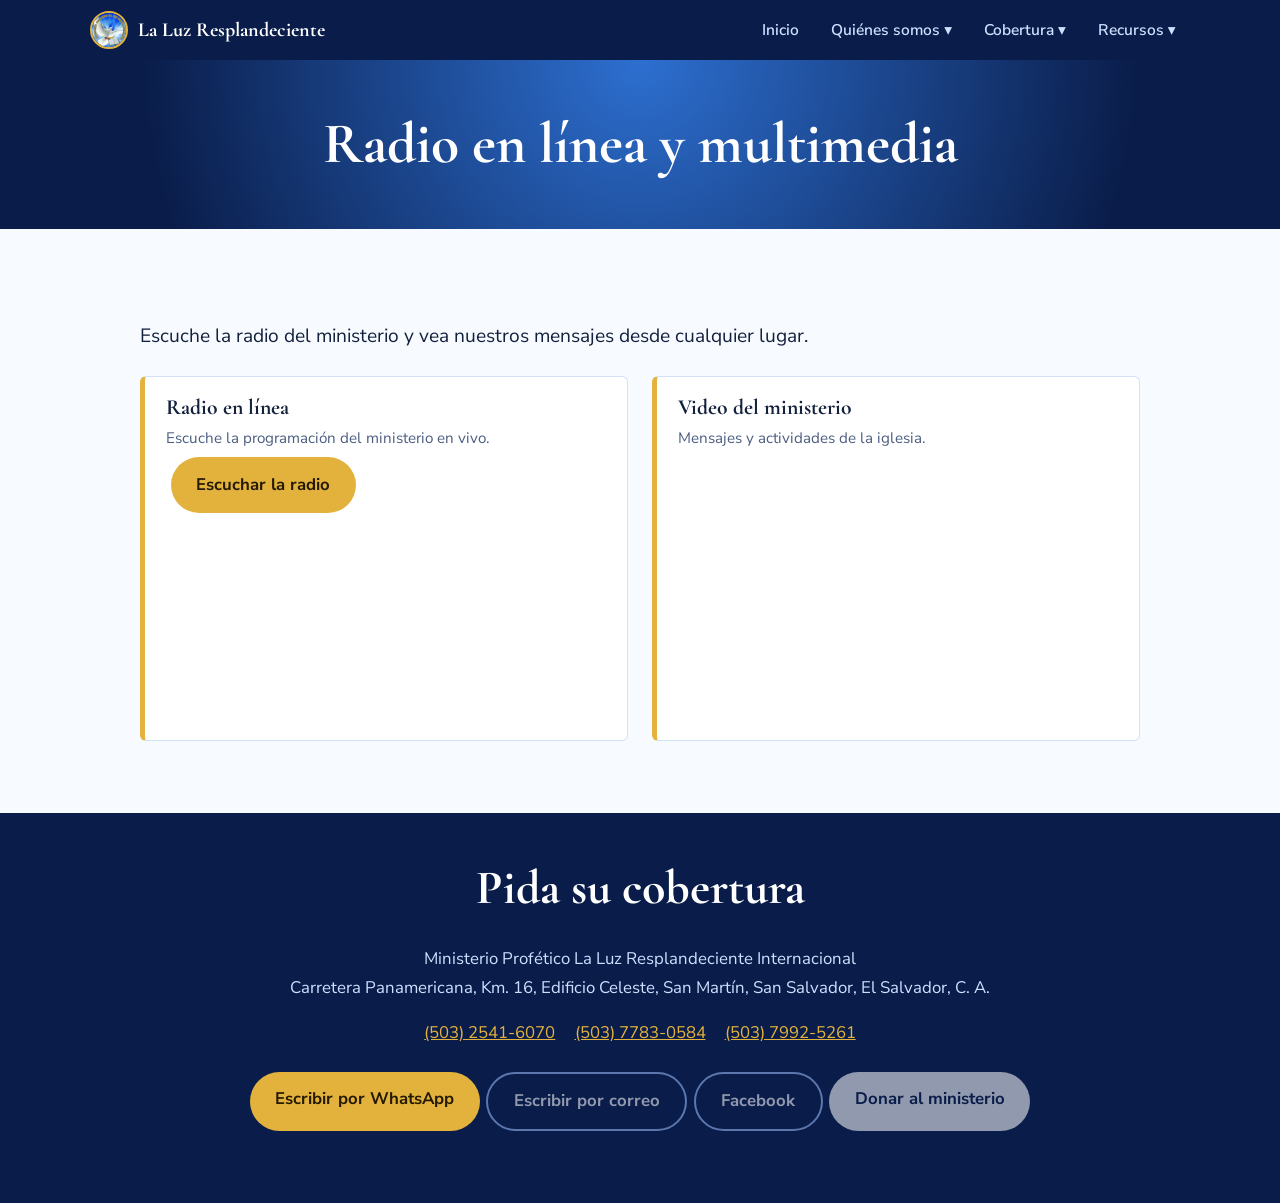
<file: radio-video.html>
<!DOCTYPE html>
<html lang="es">
<head>
<meta charset="utf-8">
<meta name="viewport" content="width=device-width, initial-scale=1, viewport-fit=cover">
<title>Ministerio Profético La Luz Resplandeciente Internacional</title>
<link rel="stylesheet" href="https://fonts.googleapis.com/css2?family=Cormorant+Garamond:ital,wght@0,500;0,700;1,500&family=Nunito+Sans:wght@400;600;700&display=swap">
<link rel="stylesheet" href="estilo.css">
</head>
<body data-page="radio-video">
<nav class="top" id="nav"></nav>
<header class="banner"><h1 data-f="multimedia.titulo"></h1></header>
<main>
<section id="multimedia"><div class="w">

<p class="lead" data-f="multimedia.intro"></p>
<div class="media">
<div class="box"><b>Radio en línea</b><span>Escuche la programación del ministerio en vivo.</span><div id="radioSlot"></div></div>
<div class="box"><b>Video del ministerio</b><span>Mensajes y actividades de la iglesia.</span><div id="videoSlot"></div></div>
</div>
</div></section>
</main>
<footer id="contacto"></footer>
<script src="app.js"></script>
</body>
</html>
</file>
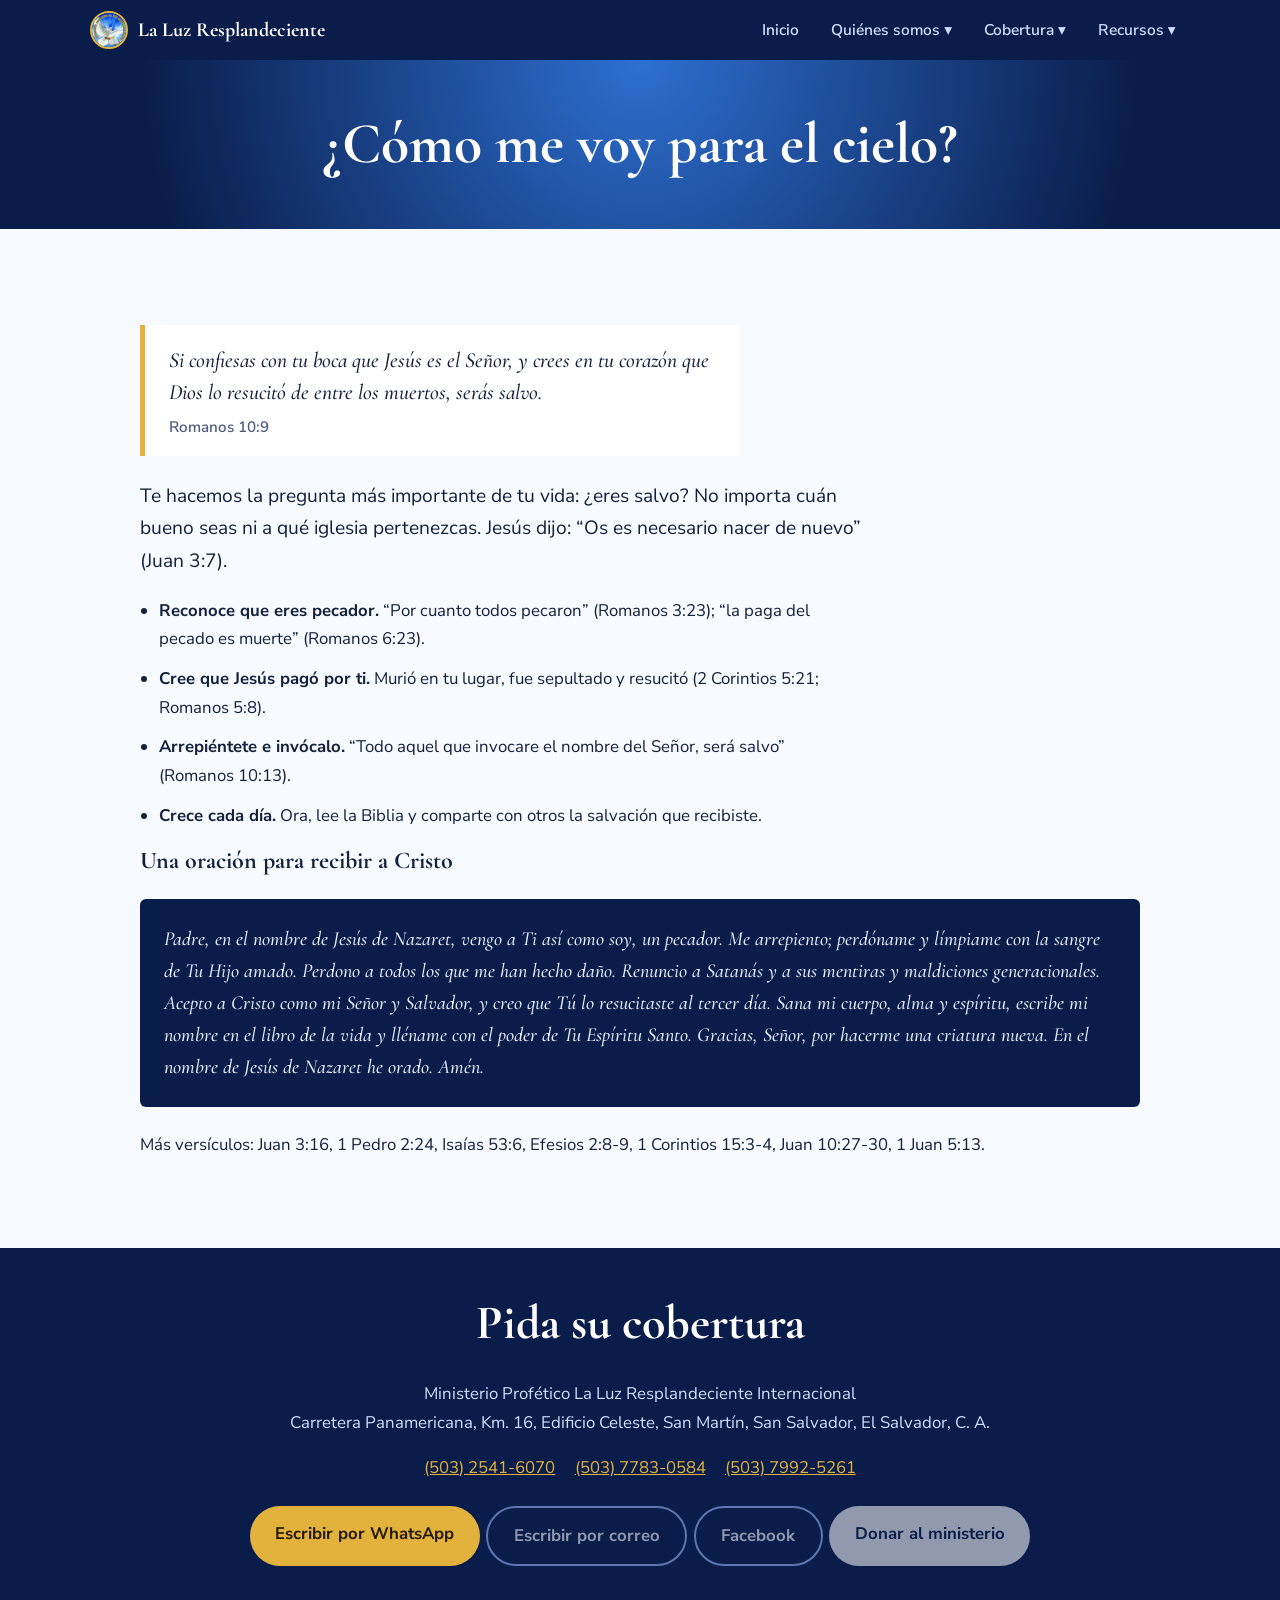
<file: salvacion.html>
<!DOCTYPE html>
<html lang="es">
<head>
<meta charset="utf-8">
<meta name="viewport" content="width=device-width, initial-scale=1, viewport-fit=cover">
<title>Ministerio Profético La Luz Resplandeciente Internacional</title>
<link rel="stylesheet" href="https://fonts.googleapis.com/css2?family=Cormorant+Garamond:ital,wght@0,500;0,700;1,500&family=Nunito+Sans:wght@400;600;700&display=swap">
<link rel="stylesheet" href="estilo.css">
</head>
<body data-page="salvacion">
<nav class="top" id="nav"></nav>
<header class="banner"><h1 data-f="salvacion.titulo"></h1></header>
<main>
<section id="salvacion"><div class="w">

<blockquote><span data-f="salvacion.cita"></span><cite data-f="salvacion.cita_ref"></cite></blockquote>
<p class="lead" data-f="salvacion.intro"></p>
<ul class="t"><template data-list="salvacion.pasos"><li><b data-f="titulo"></b> <span data-f="texto"></span></li></template></ul>
<h3 data-f="salvacion.oracion_titulo"></h3>
<div class="pray" data-f="salvacion.oracion"></div>
<p data-f="salvacion.versiculos" style="margin-top:1.5rem"></p>
</div></section>
</main>
<footer id="contacto"></footer>
<script src="app.js"></script>
</body>
</html>
</file>
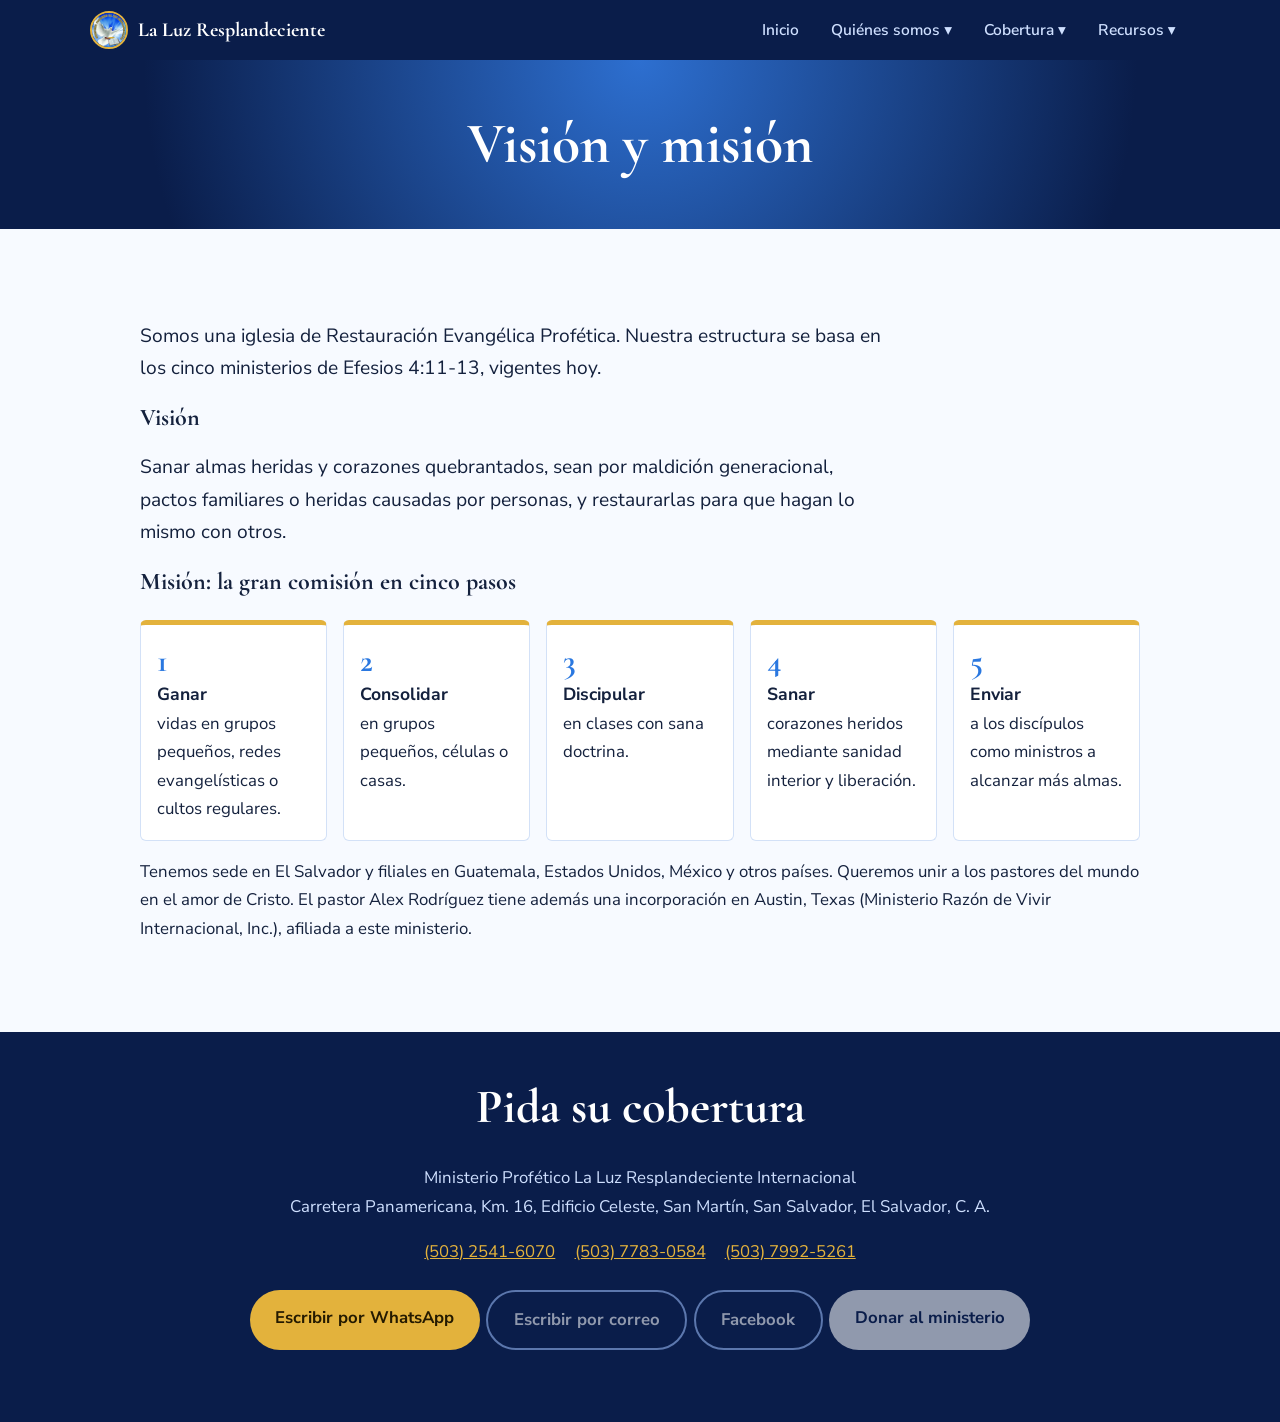
<file: vision.html>
<!DOCTYPE html>
<html lang="es">
<head>
<meta charset="utf-8">
<meta name="viewport" content="width=device-width, initial-scale=1, viewport-fit=cover">
<title>Ministerio Profético La Luz Resplandeciente Internacional</title>
<link rel="stylesheet" href="https://fonts.googleapis.com/css2?family=Cormorant+Garamond:ital,wght@0,500;0,700;1,500&family=Nunito+Sans:wght@400;600;700&display=swap">
<link rel="stylesheet" href="estilo.css">
</head>
<body data-page="vision">
<nav class="top" id="nav"></nav>
<header class="banner"><h1 data-f="vision.titulo"></h1></header>
<main>
<section id="vision"><div class="w">

<p class="lead" data-f="vision.intro"></p>
<h3 data-f="vision.vision_titulo"></h3>
<p class="lead" data-f="vision.vision_texto"></p>
<h3 data-f="vision.mision_titulo"></h3>
<ol class="steps"><template data-list="vision.pasos"><li><b data-f="titulo"></b><span data-f="texto"></span></li></template></ol>
<p data-f="vision.cierre"></p>
</div></section>
</main>
<footer id="contacto"></footer>
<script src="app.js"></script>
</body>
</html>
</file>
<file: estilo.css>
:root{--night:#0a1d4a;--sky:#2a78e0;--mist:#eaf2ff;--gold:#e3b23c;--bg:#f7faff;--ink:#14213d;--card:#fff;--line:#d3e1f7;--mute:#4b5d80;
box-sizing:border-box;padding-top:env(safe-area-inset-top,0px);padding-bottom:env(safe-area-inset-bottom,0px)}
@media (prefers-color-scheme:dark){:root:not([data-theme="light"]){--bg:#0a1430;--ink:#e8efff;--card:#12214a;--line:#25407f;--mute:#a9bbe0;--mist:#10234f}}
:root[data-theme="dark"]{--bg:#0a1430;--ink:#e8efff;--card:#12214a;--line:#25407f;--mute:#a9bbe0;--mist:#10234f}
html{scroll-behavior:smooth;scroll-padding-top:calc(64px + env(safe-area-inset-top,0px))}
*{box-sizing:border-box}
body{margin:0;background:var(--bg);color:var(--ink);font:400 1.05rem/1.7 "Nunito Sans",system-ui,sans-serif}
h1,h2,h3{font-family:"Cormorant Garamond",Georgia,serif;line-height:1.15;margin:0 0 .6em}
h2{font-size:clamp(2rem,5vw,3rem);color:var(--night)}
@media (prefers-color-scheme:dark){:root:not([data-theme="light"]) h2{color:#fff}}
h3{font-size:1.5rem}
a{color:var(--sky)}
:focus-visible{outline:3px solid var(--gold);outline-offset:3px}
.hero{background:radial-gradient(circle at 50% 38%,#4b97ff 0,#1d55b8 28%,var(--night) 70%);color:#fff;text-align:center;padding:4rem 1.2rem 5rem;overflow:hidden}
.hero img{width:min(300px,68vw);border-radius:50%;border:4px solid var(--gold);box-shadow:0 0 0 14px rgba(255,255,255,.1),0 0 90px 20px rgba(120,180,255,.55);animation:glow 3s ease-out both}
@keyframes glow{from{box-shadow:0 0 0 0 rgba(255,255,255,0),0 0 0 0 rgba(120,180,255,0);opacity:0}to{opacity:1}}
.hero h1{font-size:clamp(2.4rem,8vw,5rem);margin:1.6rem auto .3rem;max-width:15ch}
.hero p{max-width:46ch;margin:0 auto 1.6rem;color:#d7e6ff;font-size:1.15rem}
.btn{display:inline-block;background:var(--gold);color:#241a00;font-weight:700;text-decoration:none;padding:.85rem 1.6rem;border-radius:999px;margin:.3rem}
.btn.alt{background:transparent;color:#fff;border:2px solid #9fc2ff}
section{padding:4.5rem 1.2rem}
section:nth-of-type(even){background:var(--mist)}
.w{max-width:1000px;margin:auto}
.lead{font-size:1.2rem;max-width:62ch}
.grid{display:grid;gap:1rem;grid-template-columns:repeat(auto-fit,minmax(220px,1fr));margin-top:1.5rem}
.box{background:var(--card);border:1px solid var(--line);border-left:5px solid var(--sky);border-radius:6px;padding:1.1rem 1.3rem}
.box b{display:block;font:700 1.35rem/1.2 "Cormorant Garamond",serif;margin-bottom:.2rem}
.box span{color:var(--mute);font-size:.95rem}
ul.t{padding-left:1.2rem}ul.t li{margin:.7rem 0;max-width:68ch}
.fam{display:grid;gap:1rem;grid-template-columns:repeat(auto-fit,minmax(240px,1fr));margin-top:2rem}
.fam figure{margin:0}
.fam img{width:100%;height:340px;object-fit:cover;border-radius:6px;display:block}
.fam figcaption{font-size:.95rem;color:var(--mute);padding-top:.5rem}
blockquote{margin:1.5rem 0;padding:1.2rem 1.5rem;border-left:5px solid var(--gold);background:var(--card);font:italic 500 1.35rem/1.5 "Cormorant Garamond",serif;max-width:60ch}
blockquote cite{display:block;font:600 .95rem "Nunito Sans",sans-serif;color:var(--mute);margin-top:.5rem}
details{background:var(--card);border:1px solid var(--line);border-radius:6px;margin:.6rem 0}
summary{cursor:pointer;padding:.9rem 1.2rem;font-weight:700;list-style:none}
summary::-webkit-details-marker{display:none}
summary::after{content:"+";float:right;color:var(--sky);font-size:1.4rem;line-height:1}
details[open] summary::after{content:"–"}
details p{margin:0;padding:0 1.2rem 1.1rem}
.steps{counter-reset:s;display:grid;gap:1rem;grid-template-columns:repeat(auto-fit,minmax(170px,1fr));padding:0;list-style:none;margin-top:1.5rem}
.steps li{counter-increment:s;background:var(--card);border:1px solid var(--line);border-top:5px solid var(--gold);border-radius:6px;padding:1rem}
.steps li::before{content:counter(s);display:block;font:700 2rem "Cormorant Garamond",serif;color:var(--sky)}
.steps b{display:block;font-size:1.1rem}
.split{display:grid;gap:2rem;grid-template-columns:repeat(auto-fit,minmax(300px,1fr));align-items:center}
.split img{width:100%;border-radius:6px;max-height:420px;object-fit:cover}
.pray{background:var(--night);color:#e5eeff;padding:1.5rem;border-radius:6px;font:italic 500 1.25rem/1.6 "Cormorant Garamond",serif;margin-top:1.5rem}
footer{background:var(--night);color:#cfe0ff;text-align:center;padding:3rem 1.2rem}
footer a{color:var(--gold)}
.media{display:grid;gap:1.5rem;grid-template-columns:repeat(auto-fit,minmax(300px,1fr));margin-top:1.5rem}
.media .box{border-left-color:var(--gold)}
.media audio,.media video{width:100%;margin-top:.8rem;border-radius:6px;background:#000}
.off{opacity:.55;pointer-events:none}
.cta{display:flex;flex-wrap:wrap;justify-content:center;gap:.4rem;margin:1.5rem 0}
.cta .btn{margin:0}
.cta .btn.alt{color:#fff}
.don{background:#fff;color:var(--night)}
@media (prefers-reduced-motion:reduce){*{animation:none!important;scroll-behavior:auto!important}}

.tels a{margin:0 .6rem}
.media iframe{width:100%;aspect-ratio:16/9;border:0;border-radius:6px;margin-top:.8rem}

nav.top{position:sticky;top:0;z-index:30;background:var(--night);padding:env(safe-area-inset-top,0px) 1rem 0}
.bar{max-width:1100px;margin:auto;display:flex;align-items:center;justify-content:space-between;min-height:60px;gap:1rem}
.brand{display:flex;align-items:center;gap:.6rem;color:#fff;text-decoration:none;font:700 1.25rem "Cormorant Garamond",serif}
.brand img{width:38px;height:38px;border-radius:50%;border:2px solid var(--gold)}
#menu,.drop{list-style:none;margin:0;padding:0}
#menu{display:flex;gap:.2rem}
#menu a{display:block;color:#cfe0ff;text-decoration:none;font-weight:600;padding:.8rem .9rem;font-size:.97rem}
#menu a:hover,#menu a[aria-current],.on>a{color:var(--gold)}
.sub{position:relative}
.drop{display:none;position:absolute;left:0;top:100%;min-width:230px;background:var(--night);border-top:3px solid var(--gold);box-shadow:0 12px 30px rgba(0,0,0,.35)}
.sub:last-child>.drop{left:auto;right:0}
.sub:hover>.drop,.sub:focus-within>.drop{display:block}
.burger{display:none;background:none;border:0;color:#fff;font-size:1.8rem;cursor:pointer}
@media (max-width:800px){.burger{display:block}#menu{display:none;position:absolute;left:0;right:0;top:100%;background:var(--night);flex-direction:column;padding:.5rem 1rem 1rem}nav.open #menu{display:flex}.drop{display:block;position:static;box-shadow:none;border:0;padding-left:1rem;min-width:0}}
.banner{background:radial-gradient(circle at 50% 0,#2d6fd0 0,var(--night) 75%);color:#fff;text-align:center;padding:3.2rem 1.2rem}
.banner h1{font-size:clamp(2.2rem,6vw,3.6rem);margin:0}
.card{display:block;text-decoration:none;color:inherit;transition:transform .2s,border-left-color .2s}
.card:hover{transform:translateY(-3px);border-left-color:var(--gold)}
footer h2{color:#fff}

.hero{padding:2rem 1.2rem 2.4rem}
.hero img{width:min(150px,40vw);border-width:3px;box-shadow:0 0 0 8px rgba(255,255,255,.1),0 0 50px 10px rgba(120,180,255,.5)}
.hero h1{font-size:clamp(1.9rem,5.5vw,3.2rem);margin:1rem auto .3rem;max-width:22ch}
.hero p{font-size:1.05rem;margin:0 auto 1.2rem}
.btn.radio{font-size:1.05rem;padding:.9rem 1.8rem;box-shadow:0 0 0 4px rgba(227,178,60,.3)}
#testimonio h2{text-align:center}
.testi{max-width:760px;margin:auto}
.testi iframe{width:100%;aspect-ratio:16/9;border:0;border-radius:6px}
.testi video{width:100%;border-radius:6px;background:#000}
.testi .btn{margin:0}
</file>
